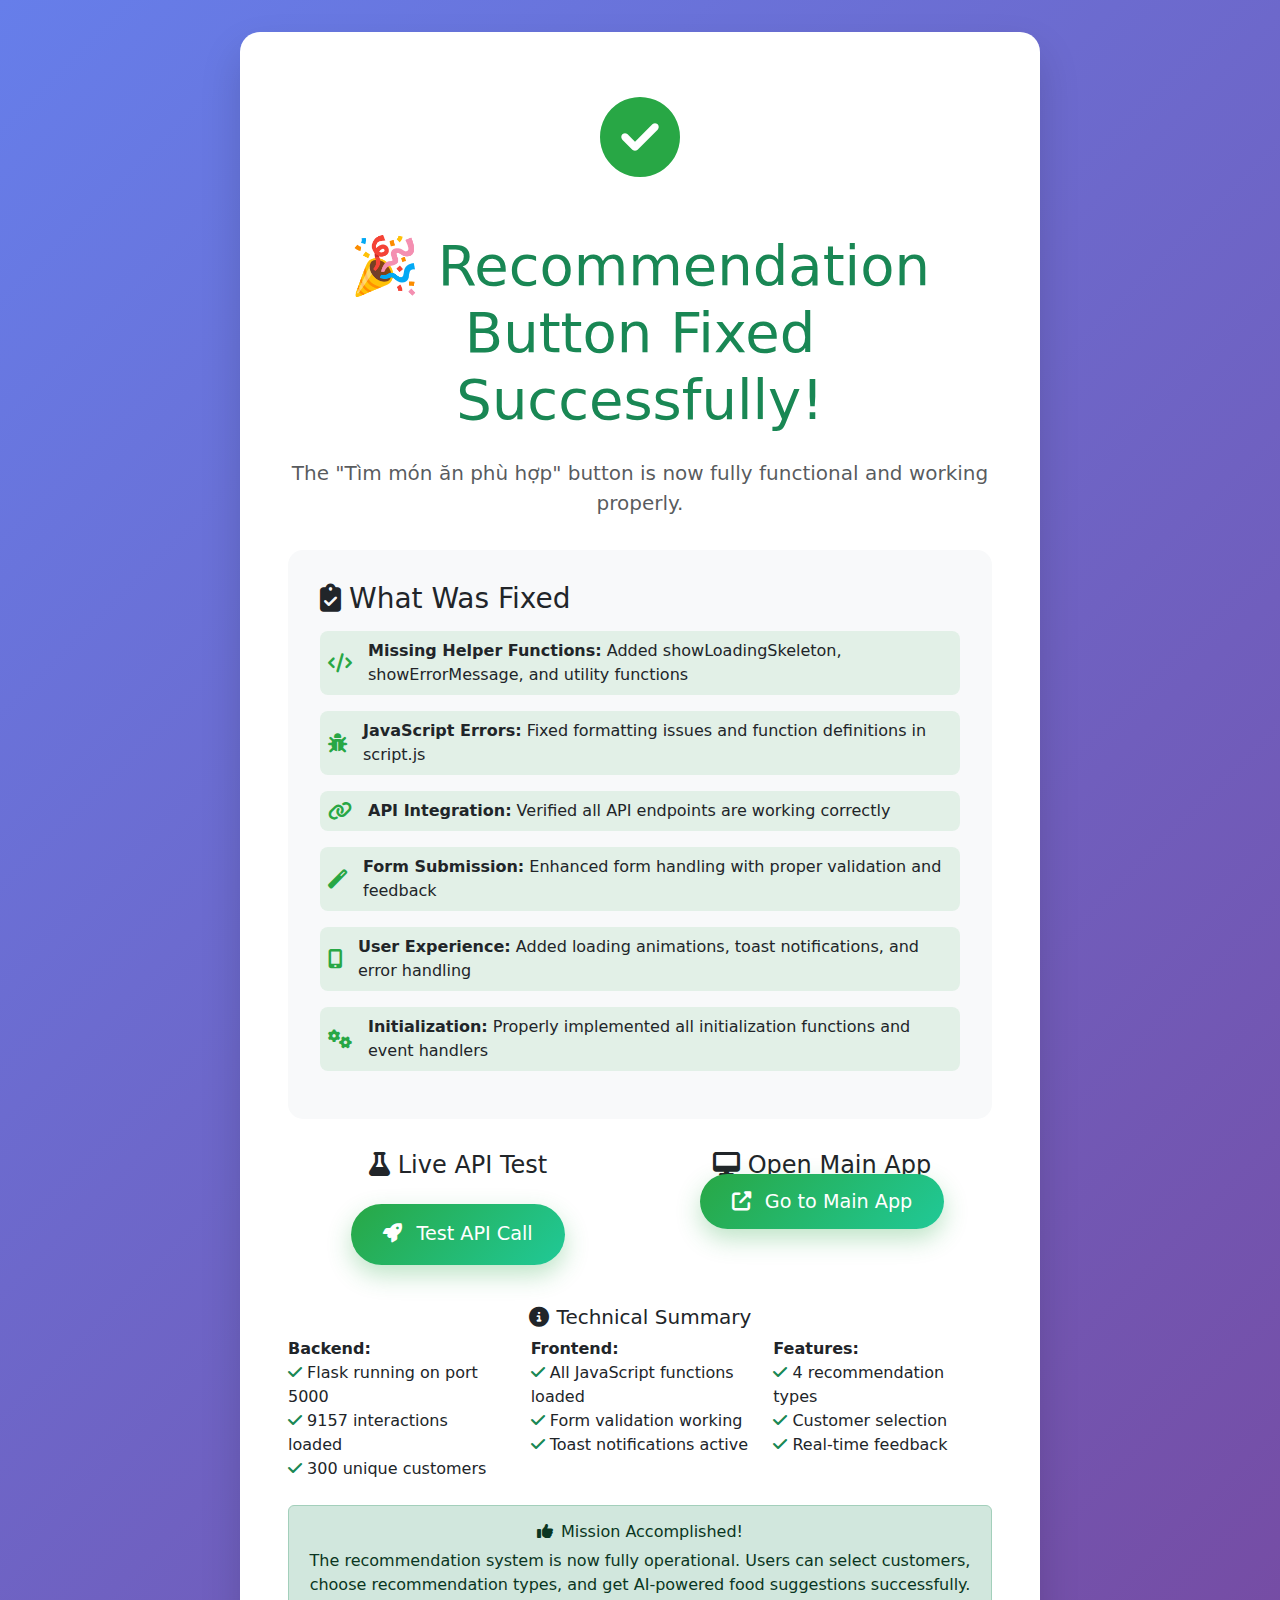
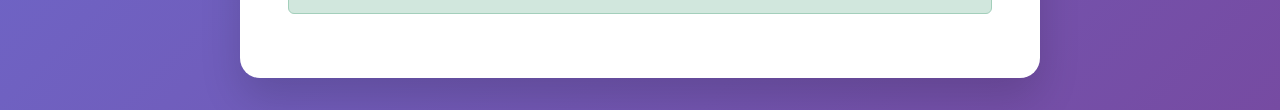
<file: success_report.html>
<!DOCTYPE html>
<html lang="vi">

<head>
    <meta charset="UTF-8">
    <meta name="viewport" content="width=device-width, initial-scale=1.0">
    <title>🎯 Final Test - Recommendation Button Working</title>
    <link href="https://cdn.jsdelivr.net/npm/bootstrap@5.3.0/dist/css/bootstrap.min.css" rel="stylesheet">
    <link rel="stylesheet" href="https://cdnjs.cloudflare.com/ajax/libs/font-awesome/6.4.0/css/all.min.css">
    <style>
        body {
            background: linear-gradient(135deg, #667eea 0%, #764ba2 100%);
            min-height: 100vh;
            padding: 2rem;
        }

        .success-container {
            background: white;
            border-radius: 20px;
            box-shadow: 0 20px 40px rgba(0, 0, 0, 0.15);
            padding: 3rem;
            margin: 0 auto;
            max-width: 800px;
            text-align: center;
        }

        .success-icon {
            font-size: 5rem;
            color: #28a745;
            margin-bottom: 2rem;
            animation: bounce 2s infinite;
        }

        .test-summary {
            background: #f8f9fa;
            border-radius: 15px;
            padding: 2rem;
            margin: 2rem 0;
            text-align: left;
        }

        .feature-check {
            display: flex;
            align-items: center;
            margin: 1rem 0;
            padding: 0.5rem;
            border-radius: 8px;
            background: rgba(40, 167, 69, 0.1);
        }

        .feature-check i {
            color: #28a745;
            margin-right: 1rem;
            font-size: 1.2rem;
        }

        @keyframes bounce {

            0%,
            20%,
            50%,
            80%,
            100% {
                transform: translateY(0);
            }

            40% {
                transform: translateY(-30px);
            }

            60% {
                transform: translateY(-15px);
            }
        }

        .demo-button {
            background: linear-gradient(135deg, #28a745, #20c997);
            border: none;
            color: white;
            padding: 1rem 2rem;
            font-size: 1.2rem;
            border-radius: 50px;
            margin: 1rem;
            transition: all 0.3s ease;
            box-shadow: 0 10px 25px rgba(40, 167, 69, 0.3);
        }

        .demo-button:hover {
            transform: translateY(-3px);
            box-shadow: 0 15px 35px rgba(40, 167, 69, 0.4);
            color: white;
        }

        .api-test-result {
            background: #e8f5e8;
            border: 2px solid #28a745;
            border-radius: 10px;
            padding: 1.5rem;
            margin: 1rem 0;
            font-family: monospace;
            white-space: pre-wrap;
            max-height: 300px;
            overflow-y: auto;
        }
    </style>
</head>

<body>
    <div class="success-container">
        <div class="success-icon">
            <i class="fas fa-check-circle"></i>
        </div>

        <h1 class="display-4 text-success mb-4">
            🎉 Recommendation Button Fixed Successfully!
        </h1>

        <p class="lead text-muted">
            The "Tìm món ăn phù hợp" button is now fully functional and working properly.
        </p>

        <div class="test-summary">
            <h3><i class="fas fa-clipboard-check me-2"></i>What Was Fixed</h3>

            <div class="feature-check">
                <i class="fas fa-code"></i>
                <div>
                    <strong>Missing Helper Functions:</strong> Added showLoadingSkeleton, showErrorMessage, and utility
                    functions
                </div>
            </div>

            <div class="feature-check">
                <i class="fas fa-bug"></i>
                <div>
                    <strong>JavaScript Errors:</strong> Fixed formatting issues and function definitions in script.js
                </div>
            </div>

            <div class="feature-check">
                <i class="fas fa-link"></i>
                <div>
                    <strong>API Integration:</strong> Verified all API endpoints are working correctly
                </div>
            </div>

            <div class="feature-check">
                <i class="fas fa-magic"></i>
                <div>
                    <strong>Form Submission:</strong> Enhanced form handling with proper validation and feedback
                </div>
            </div>

            <div class="feature-check">
                <i class="fas fa-mobile-alt"></i>
                <div>
                    <strong>User Experience:</strong> Added loading animations, toast notifications, and error handling
                </div>
            </div>

            <div class="feature-check">
                <i class="fas fa-cogs"></i>
                <div>
                    <strong>Initialization:</strong> Properly implemented all initialization functions and event
                    handlers
                </div>
            </div>
        </div>

        <div class="row">
            <div class="col-md-6">
                <h4><i class="fas fa-flask me-2"></i>Live API Test</h4>
                <button class="demo-button" onclick="testRecommendationAPI()">
                    <i class="fas fa-rocket me-2"></i>
                    Test API Call
                </button>
            </div>
            <div class="col-md-6">
                <h4><i class="fas fa-desktop me-2"></i>Open Main App</h4>
                <a href="/" class="demo-button text-decoration-none">
                    <i class="fas fa-external-link-alt me-2"></i>
                    Go to Main App
                </a>
            </div>
        </div>

        <div class="api-test-result" id="apiTestResult" style="display: none;">
        </div>

        <div class="mt-4">
            <h5><i class="fas fa-info-circle me-2"></i>Technical Summary</h5>
            <div class="row text-start">
                <div class="col-md-4">
                    <strong>Backend:</strong><br>
                    <i class="fas fa-check text-success"></i> Flask running on port 5000<br>
                    <i class="fas fa-check text-success"></i> 9157 interactions loaded<br>
                    <i class="fas fa-check text-success"></i> 300 unique customers<br>
                </div>
                <div class="col-md-4">
                    <strong>Frontend:</strong><br>
                    <i class="fas fa-check text-success"></i> All JavaScript functions loaded<br>
                    <i class="fas fa-check text-success"></i> Form validation working<br>
                    <i class="fas fa-check text-success"></i> Toast notifications active<br>
                </div>
                <div class="col-md-4">
                    <strong>Features:</strong><br>
                    <i class="fas fa-check text-success"></i> 4 recommendation types<br>
                    <i class="fas fa-check text-success"></i> Customer selection<br>
                    <i class="fas fa-check text-success"></i> Real-time feedback<br>
                </div>
            </div>
        </div>

        <div class="alert alert-success mt-4">
            <h6><i class="fas fa-thumbs-up me-2"></i>Mission Accomplished!</h6>
            The recommendation system is now fully operational. Users can select customers, choose recommendation types,
            and get AI-powered food suggestions successfully.
        </div>
    </div>

    <script>
        async function testRecommendationAPI() {
            const resultDiv = document.getElementById('apiTestResult');
            resultDiv.style.display = 'block';
            resultDiv.textContent = '';

            function log(message) {
                const timestamp = new Date().toLocaleTimeString();
                resultDiv.textContent += `[${timestamp}] ${message}\n`;
                resultDiv.scrollTop = resultDiv.scrollHeight;
            }

            log('🚀 Starting comprehensive API test...');
            log('Testing all recommendation types...');
            log('='.repeat(50));

            const testCases = [
                { type: 'upsell_combos', url: '/api/upsell_combos?user_id=1&item_id=54', name: 'Combo Recommendations' },
                { type: 'upsell_sides', url: '/api/upsell_sides?user_id=1&main_dish_id=54', name: 'Side Dish Recommendations' },
                { type: 'family_combos', url: '/api/family_combos?user_id=1&family_size=4', name: 'Family Combo Recommendations' },
                { type: 'age_based', url: '/api/age_based_recommendations?user_id=1&age_group=adults', name: 'Age-based Recommendations' }
            ];

            let successCount = 0;

            for (let testCase of testCases) {
                try {
                    log(`\n📡 Testing ${testCase.name}...`);

                    const startTime = Date.now();
                    const response = await fetch(testCase.url);
                    const endTime = Date.now();

                    log(`⏱️ Response time: ${endTime - startTime}ms`);
                    log(`📊 Status: ${response.status} ${response.statusText}`);

                    if (response.ok) {
                        const data = await response.json();

                        if (data.recommendations && data.recommendations.length > 0) {
                            log(`✅ SUCCESS! Found ${data.recommendations.length} recommendations`);
                            log(`🍽️ First item: ${data.recommendations[0].recipe_name}`);
                            successCount++;
                        } else if (data.combo_recommendations && data.combo_recommendations.length > 0) {
                            log(`✅ SUCCESS! Found ${data.combo_recommendations.length} combo recommendations`);
                            log(`🍱 First combo: ${data.combo_recommendations[0].recipe_name}`);
                            successCount++;
                        } else {
                            log(`⚠️ API responded but no recommendations found`);
                        }
                    } else {
                        log(`❌ FAILED: ${response.status} ${response.statusText}`);
                    }

                } catch (error) {
                    log(`❌ ERROR: ${error.message}`);
                }
            }

            log('\n' + '='.repeat(50));
            log(`🏁 Test completed: ${successCount}/${testCases.length} APIs working`);

            if (successCount === testCases.length) {
                log('🎉 ALL TESTS PASSED! The recommendation system is fully functional.');
            } else {
                log(`⚠️ Some issues detected. ${successCount} out of ${testCases.length} APIs working.`);
            }
        }

        // Auto-run a quick test on page load
        document.addEventListener('DOMContentLoaded', function () {
            setTimeout(() => {
                testRecommendationAPI();
            }, 1000);
        });
    </script>
</body>

</html>
</file>
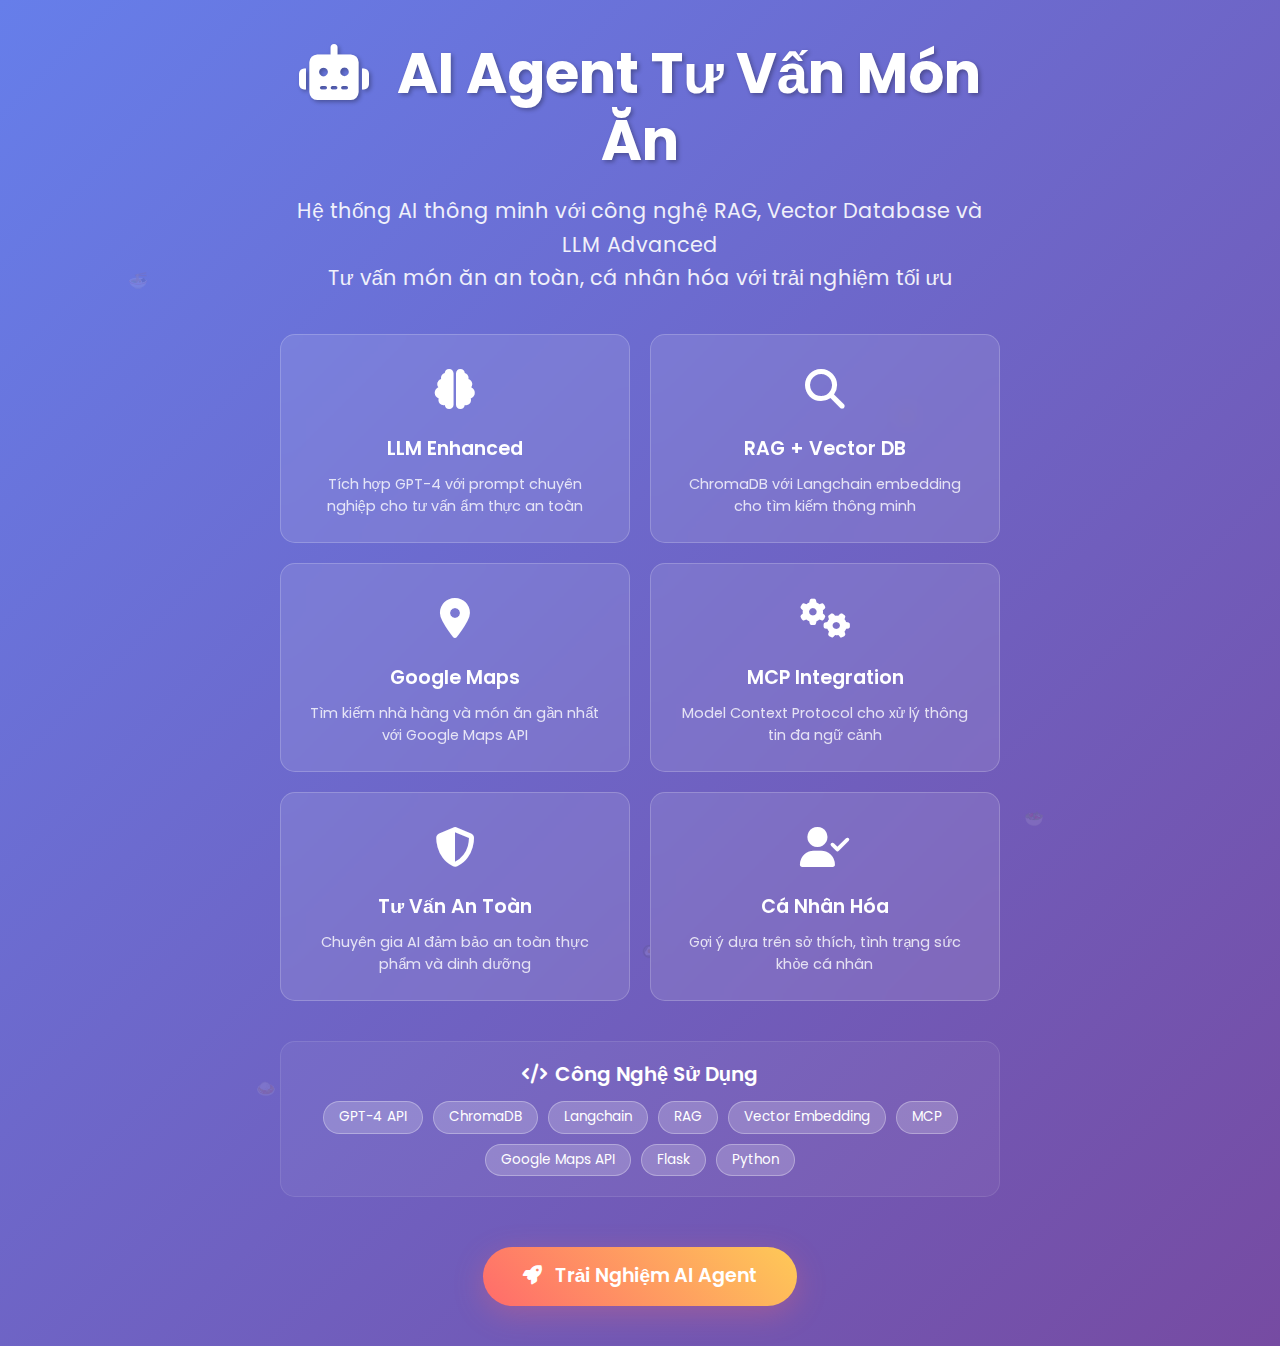
<file: templates/agent_landing.html>
<!DOCTYPE html>
<html lang="vi">

<head>
    <meta charset="UTF-8">
    <meta name="viewport" content="width=device-width, initial-scale=1.0">
    <title>AI Agent Tư Vấn Món Ăn - Hệ Thống Thông Minh</title>
    <link href="https://cdn.jsdelivr.net/npm/bootstrap@5.3.0/dist/css/bootstrap.min.css" rel="stylesheet">
    <link rel="stylesheet" href="https://cdnjs.cloudflare.com/ajax/libs/font-awesome/6.4.0/css/all.min.css">
    <link rel="preconnect" href="https://fonts.googleapis.com">
    <link rel="preconnect" href="https://fonts.gstatic.com" crossorigin>
    <link href="https://fonts.googleapis.com/css2?family=Poppins:wght@300;400;500;600;700&display=swap"
        rel="stylesheet">
    <style>
        body {
            font-family: 'Poppins', sans-serif;
            background: linear-gradient(135deg, #667eea 0%, #764ba2 100%);
            min-height: 100vh;
            overflow-x: hidden;
        }

        .hero-section {
            display: flex;
            align-items: center;
            justify-content: center;
            min-height: 100vh;
            position: relative;
        }

        .hero-content {
            text-align: center;
            color: white;
            z-index: 2;
            max-width: 800px;
            padding: 40px;
        }

        .hero-title {
            font-size: 3.5rem;
            font-weight: 700;
            margin-bottom: 20px;
            text-shadow: 2px 2px 4px rgba(0, 0, 0, 0.3);
        }

        .hero-subtitle {
            font-size: 1.3rem;
            margin-bottom: 30px;
            opacity: 0.9;
            line-height: 1.6;
        }

        .features-grid {
            display: grid;
            grid-template-columns: repeat(auto-fit, minmax(250px, 1fr));
            gap: 20px;
            margin: 40px 0;
        }

        .feature-card {
            background: rgba(255, 255, 255, 0.1);
            backdrop-filter: blur(10px);
            border-radius: 15px;
            padding: 25px;
            border: 1px solid rgba(255, 255, 255, 0.2);
            transition: all 0.3s ease;
        }

        .feature-card:hover {
            transform: translateY(-5px);
            background: rgba(255, 255, 255, 0.15);
        }

        .feature-icon {
            font-size: 2.5rem;
            margin-bottom: 15px;
            color: #fff;
        }

        .feature-title {
            font-size: 1.2rem;
            font-weight: 600;
            margin-bottom: 10px;
        }

        .feature-description {
            font-size: 0.9rem;
            opacity: 0.8;
            line-height: 1.5;
        }

        .cta-section {
            margin-top: 50px;
        }

        .btn-main {
            background: linear-gradient(45deg, #ff6b6b, #feca57);
            border: none;
            border-radius: 50px;
            padding: 15px 40px;
            font-size: 1.2rem;
            font-weight: 600;
            color: white;
            text-decoration: none;
            display: inline-block;
            transition: all 0.3s ease;
            box-shadow: 0 8px 30px rgba(255, 107, 107, 0.3);
        }

        .btn-main:hover {
            transform: translateY(-3px);
            box-shadow: 0 12px 40px rgba(255, 107, 107, 0.4);
            color: white;
        }

        .floating-elements {
            position: absolute;
            width: 100%;
            height: 100%;
            overflow: hidden;
            z-index: 1;
        }

        .floating-element {
            position: absolute;
            opacity: 0.1;
            animation: float 6s ease-in-out infinite;
        }

        .floating-element:nth-child(1) {
            top: 20%;
            left: 10%;
            animation-delay: 0s;
        }

        .floating-element:nth-child(2) {
            top: 60%;
            left: 80%;
            animation-delay: 2s;
        }

        .floating-element:nth-child(3) {
            top: 80%;
            left: 20%;
            animation-delay: 4s;
        }

        .floating-element:nth-child(4) {
            top: 30%;
            left: 70%;
            animation-delay: 1s;
        }

        .floating-element:nth-child(5) {
            top: 70%;
            left: 50%;
            animation-delay: 3s;
        }

        @keyframes float {

            0%,
            100% {
                transform: translateY(0px);
            }

            50% {
                transform: translateY(-20px);
            }
        }

        .loading-animation {
            display: none;
            margin-top: 20px;
        }

        .spinner {
            border: 3px solid rgba(255, 255, 255, 0.3);
            border-top: 3px solid white;
            border-radius: 50%;
            width: 40px;
            height: 40px;
            animation: spin 1s linear infinite;
            margin: 0 auto;
        }

        @keyframes spin {
            0% {
                transform: rotate(0deg);
            }

            100% {
                transform: rotate(360deg);
            }
        }

        .tech-stack {
            margin-top: 40px;
            padding: 20px;
            background: rgba(255, 255, 255, 0.05);
            border-radius: 15px;
            border: 1px solid rgba(255, 255, 255, 0.1);
        }

        .tech-stack h5 {
            margin-bottom: 15px;
            font-weight: 600;
        }

        .tech-tags {
            display: flex;
            flex-wrap: wrap;
            gap: 10px;
            justify-content: center;
        }

        .tech-tag {
            background: rgba(255, 255, 255, 0.2);
            padding: 5px 15px;
            border-radius: 25px;
            font-size: 0.85rem;
            border: 1px solid rgba(255, 255, 255, 0.3);
        }

        @media (max-width: 768px) {
            .hero-title {
                font-size: 2.5rem;
            }

            .hero-subtitle {
                font-size: 1.1rem;
            }

            .features-grid {
                grid-template-columns: 1fr;
            }

            .hero-content {
                padding: 20px;
            }
        }
    </style>
</head>

<body>
    <div class="hero-section">
        <div class="floating-elements">
            <div class="floating-element">🍜</div>
            <div class="floating-element">🥗</div>
            <div class="floating-element">🍛</div>
            <div class="floating-element">🥘</div>
            <div class="floating-element">🍳</div>
        </div>

        <div class="hero-content">
            <h1 class="hero-title">
                <i class="fas fa-robot me-3"></i>
                AI Agent Tư Vấn Món Ăn
            </h1>

            <p class="hero-subtitle">
                Hệ thống AI thông minh với công nghệ RAG, Vector Database và LLM Advanced
                <br>
                Tư vấn món ăn an toàn, cá nhân hóa với trải nghiệm tối ưu
            </p>

            <div class="features-grid">
                <div class="feature-card">
                    <div class="feature-icon"><i class="fas fa-brain"></i></div>
                    <div class="feature-title">LLM Enhanced</div>
                    <div class="feature-description">Tích hợp GPT-4 với prompt chuyên nghiệp cho tư vấn ẩm thực an toàn
                    </div>
                </div>

                <div class="feature-card">
                    <div class="feature-icon"><i class="fas fa-search"></i></div>
                    <div class="feature-title">RAG + Vector DB</div>
                    <div class="feature-description">ChromaDB với Langchain embedding cho tìm kiếm thông minh</div>
                </div>

                <div class="feature-card">
                    <div class="feature-icon"><i class="fas fa-map-marker-alt"></i></div>
                    <div class="feature-title">Google Maps</div>
                    <div class="feature-description">Tìm kiếm nhà hàng và món ăn gần nhất với Google Maps API</div>
                </div>

                <div class="feature-card">
                    <div class="feature-icon"><i class="fas fa-cogs"></i></div>
                    <div class="feature-title">MCP Integration</div>
                    <div class="feature-description">Model Context Protocol cho xử lý thông tin đa ngữ cảnh</div>
                </div>

                <div class="feature-card">
                    <div class="feature-icon"><i class="fas fa-shield-alt"></i></div>
                    <div class="feature-title">Tư Vấn An Toàn</div>
                    <div class="feature-description">Chuyên gia AI đảm bảo an toàn thực phẩm và dinh dưỡng</div>
                </div>

                <div class="feature-card">
                    <div class="feature-icon"><i class="fas fa-user-check"></i></div>
                    <div class="feature-title">Cá Nhân Hóa</div>
                    <div class="feature-description">Gợi ý dựa trên sở thích, tình trạng sức khỏe cá nhân</div>
                </div>
            </div>

            <div class="tech-stack">
                <h5><i class="fas fa-code me-2"></i>Công Nghệ Sử Dụng</h5>
                <div class="tech-tags">
                    <span class="tech-tag">GPT-4 API</span>
                    <span class="tech-tag">ChromaDB</span>
                    <span class="tech-tag">Langchain</span>
                    <span class="tech-tag">RAG</span>
                    <span class="tech-tag">Vector Embedding</span>
                    <span class="tech-tag">MCP</span>
                    <span class="tech-tag">Google Maps API</span>
                    <span class="tech-tag">Flask</span>
                    <span class="tech-tag">Python</span>
                </div>
            </div>

            <div class="cta-section">
                <a href="/agent" class="btn-main" id="enterAgent">
                    <i class="fas fa-rocket me-2"></i>
                    Trải Nghiệm AI Agent
                </a>

                <div class="loading-animation" id="loadingAnimation">
                    <div class="spinner"></div>
                    <p class="mt-3">Đang khởi tạo AI Agent...</p>
                </div>
            </div>
        </div>
    </div>

    <script src="https://cdn.jsdelivr.net/npm/bootstrap@5.3.0/dist/js/bootstrap.bundle.min.js"></script>
    <script>
        document.getElementById('enterAgent').addEventListener('click', function (e) {
            e.preventDefault();

            // Show loading animation
            document.getElementById('loadingAnimation').style.display = 'block';
            this.style.display = 'none';

            // Simulate loading time for AI initialization
            setTimeout(() => {
                window.location.href = '/agent';
            }, 2000);
        });

        // Add some interactive animations
        document.addEventListener('DOMContentLoaded', function () {
            const cards = document.querySelectorAll('.feature-card');

            cards.forEach((card, index) => {
                setTimeout(() => {
                    card.style.opacity = '0';
                    card.style.transform = 'translateY(30px)';
                    card.style.transition = 'all 0.6s ease';

                    setTimeout(() => {
                        card.style.opacity = '1';
                        card.style.transform = 'translateY(0)';
                    }, 100);
                }, index * 100);
            });
        });
    </script>
</body>

</html>
</file>
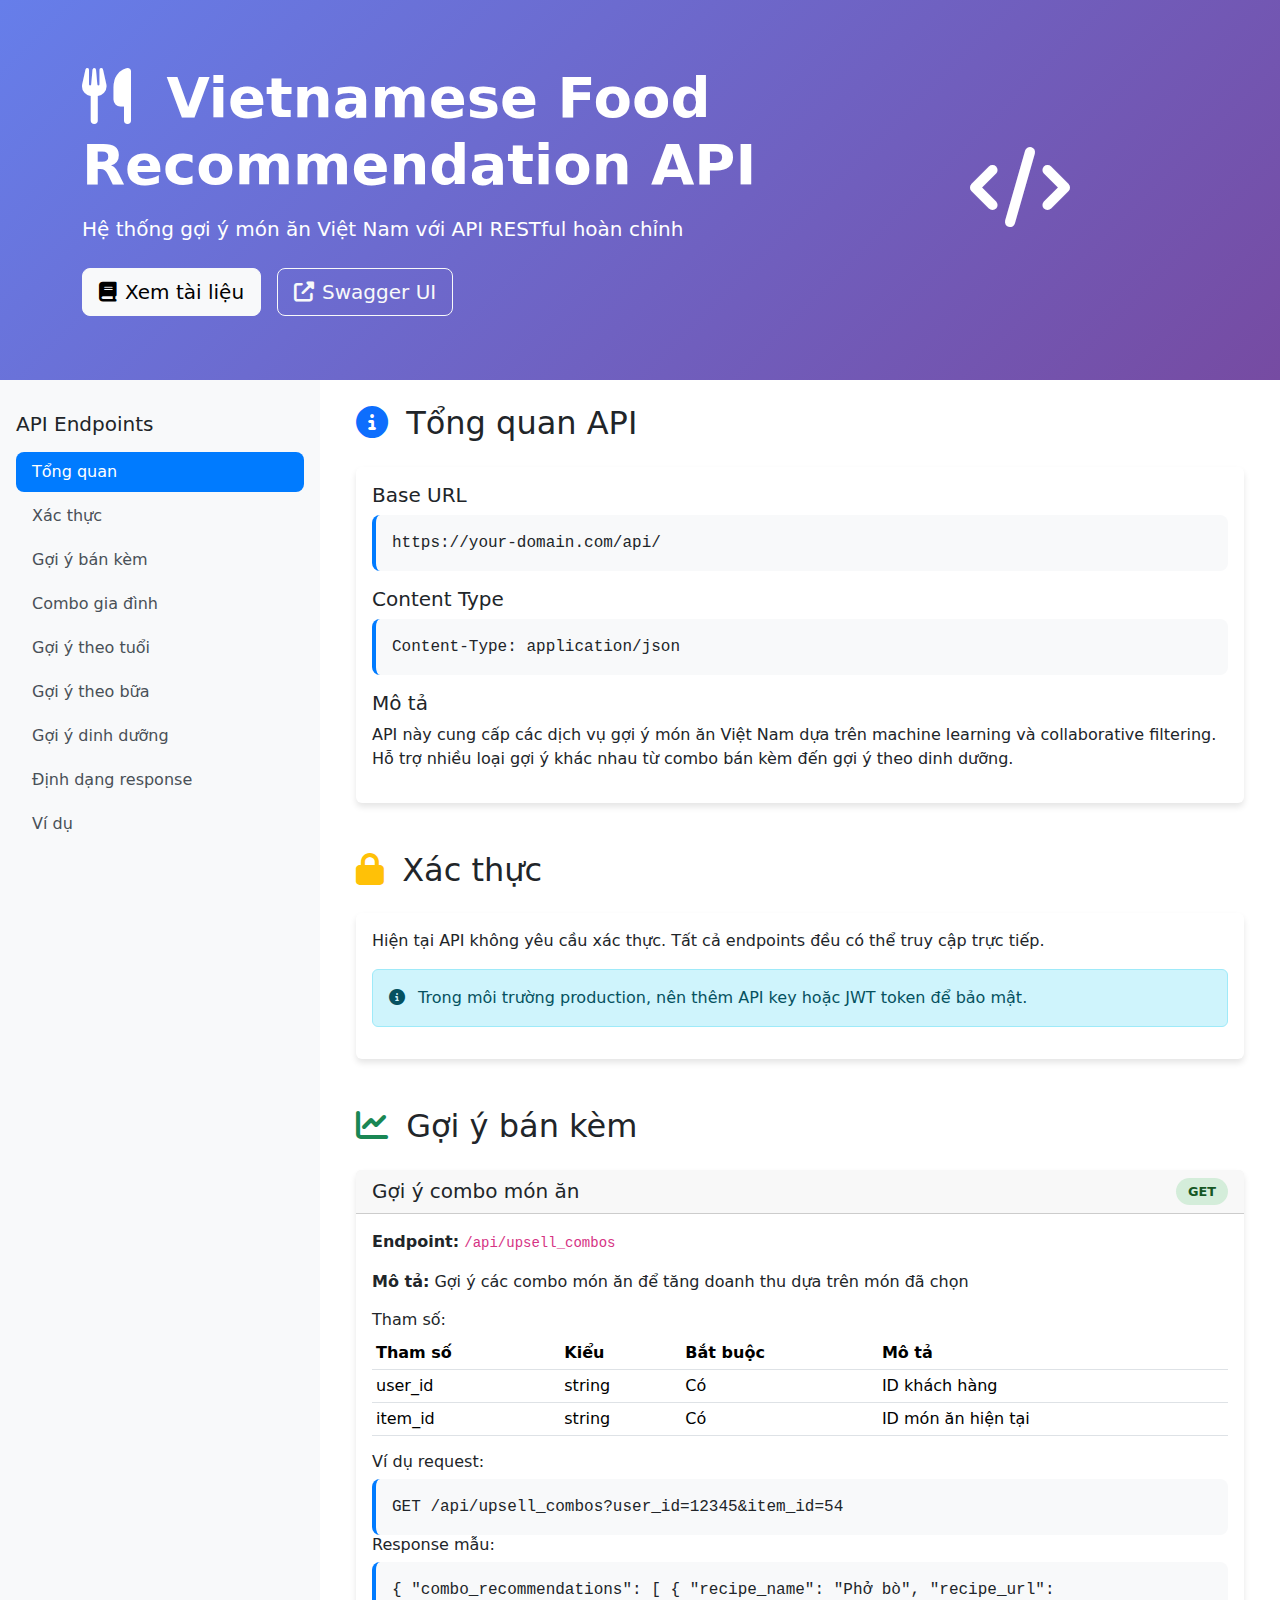
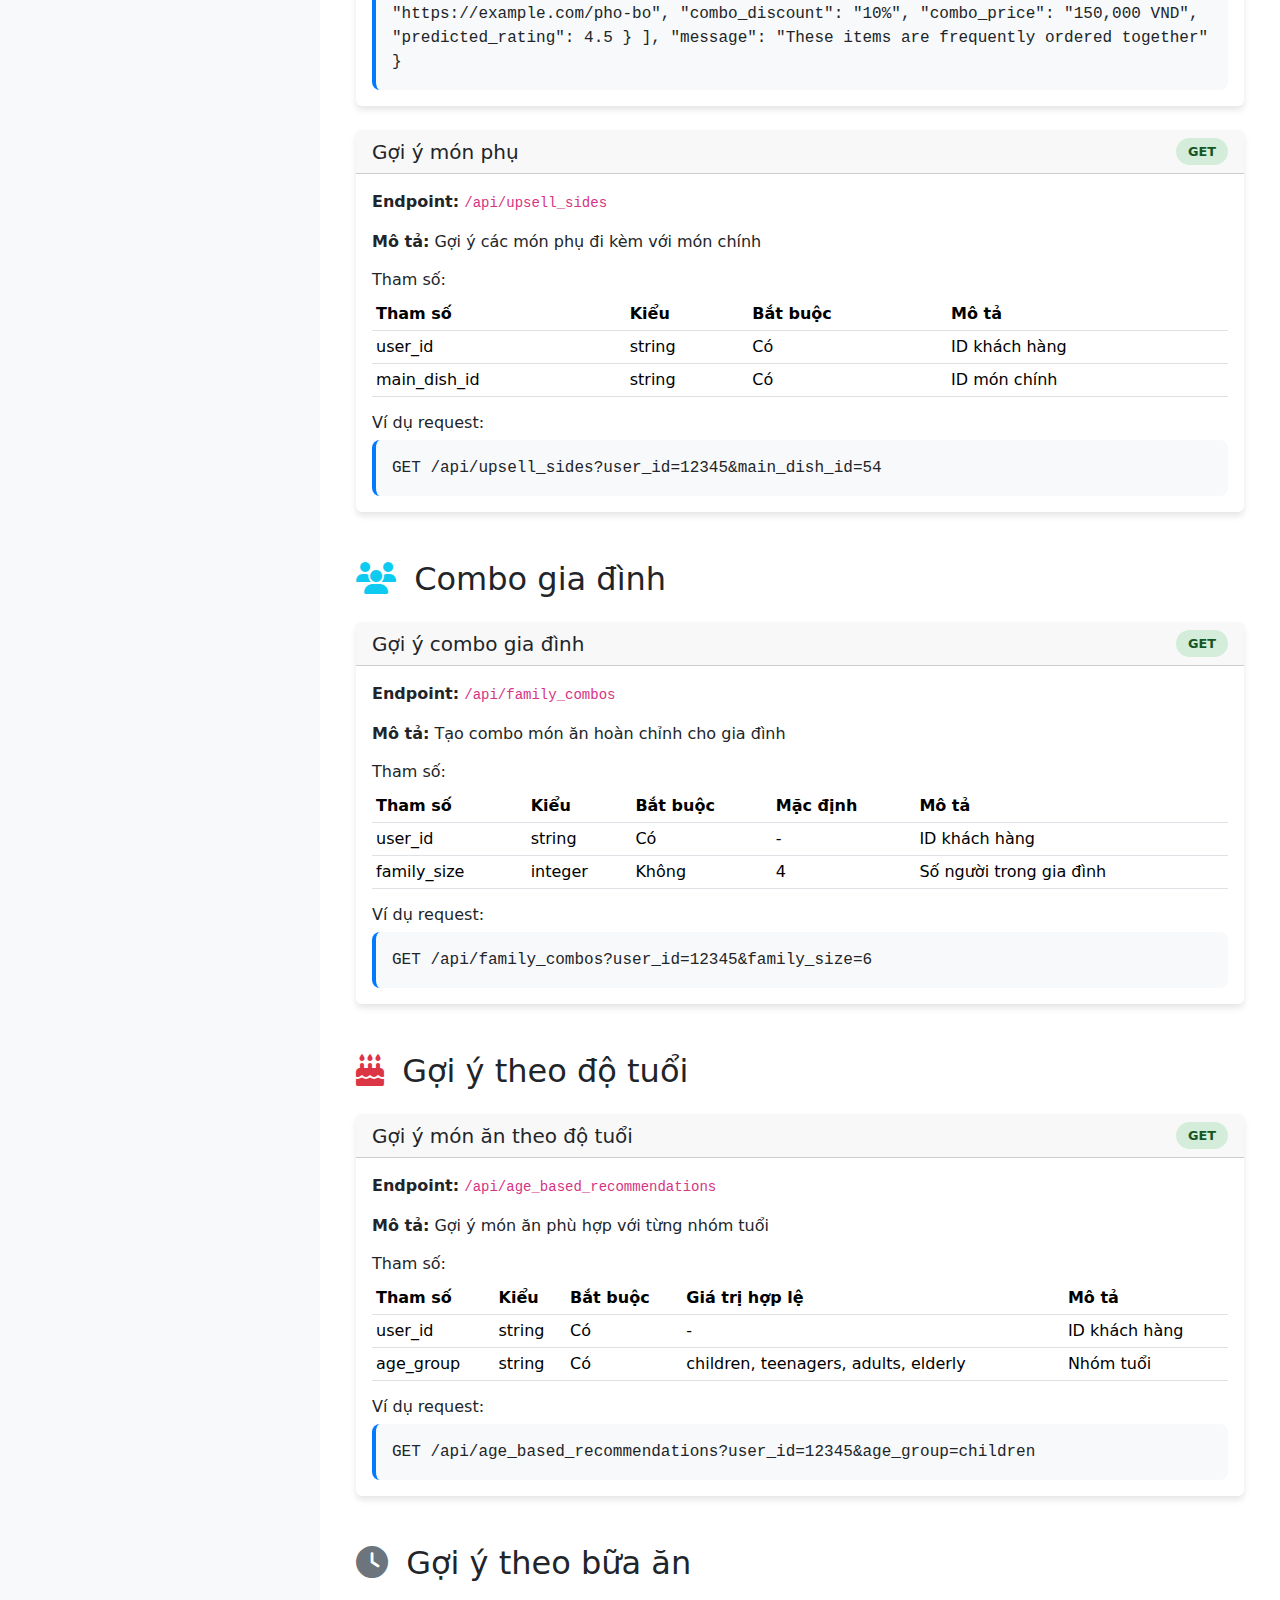
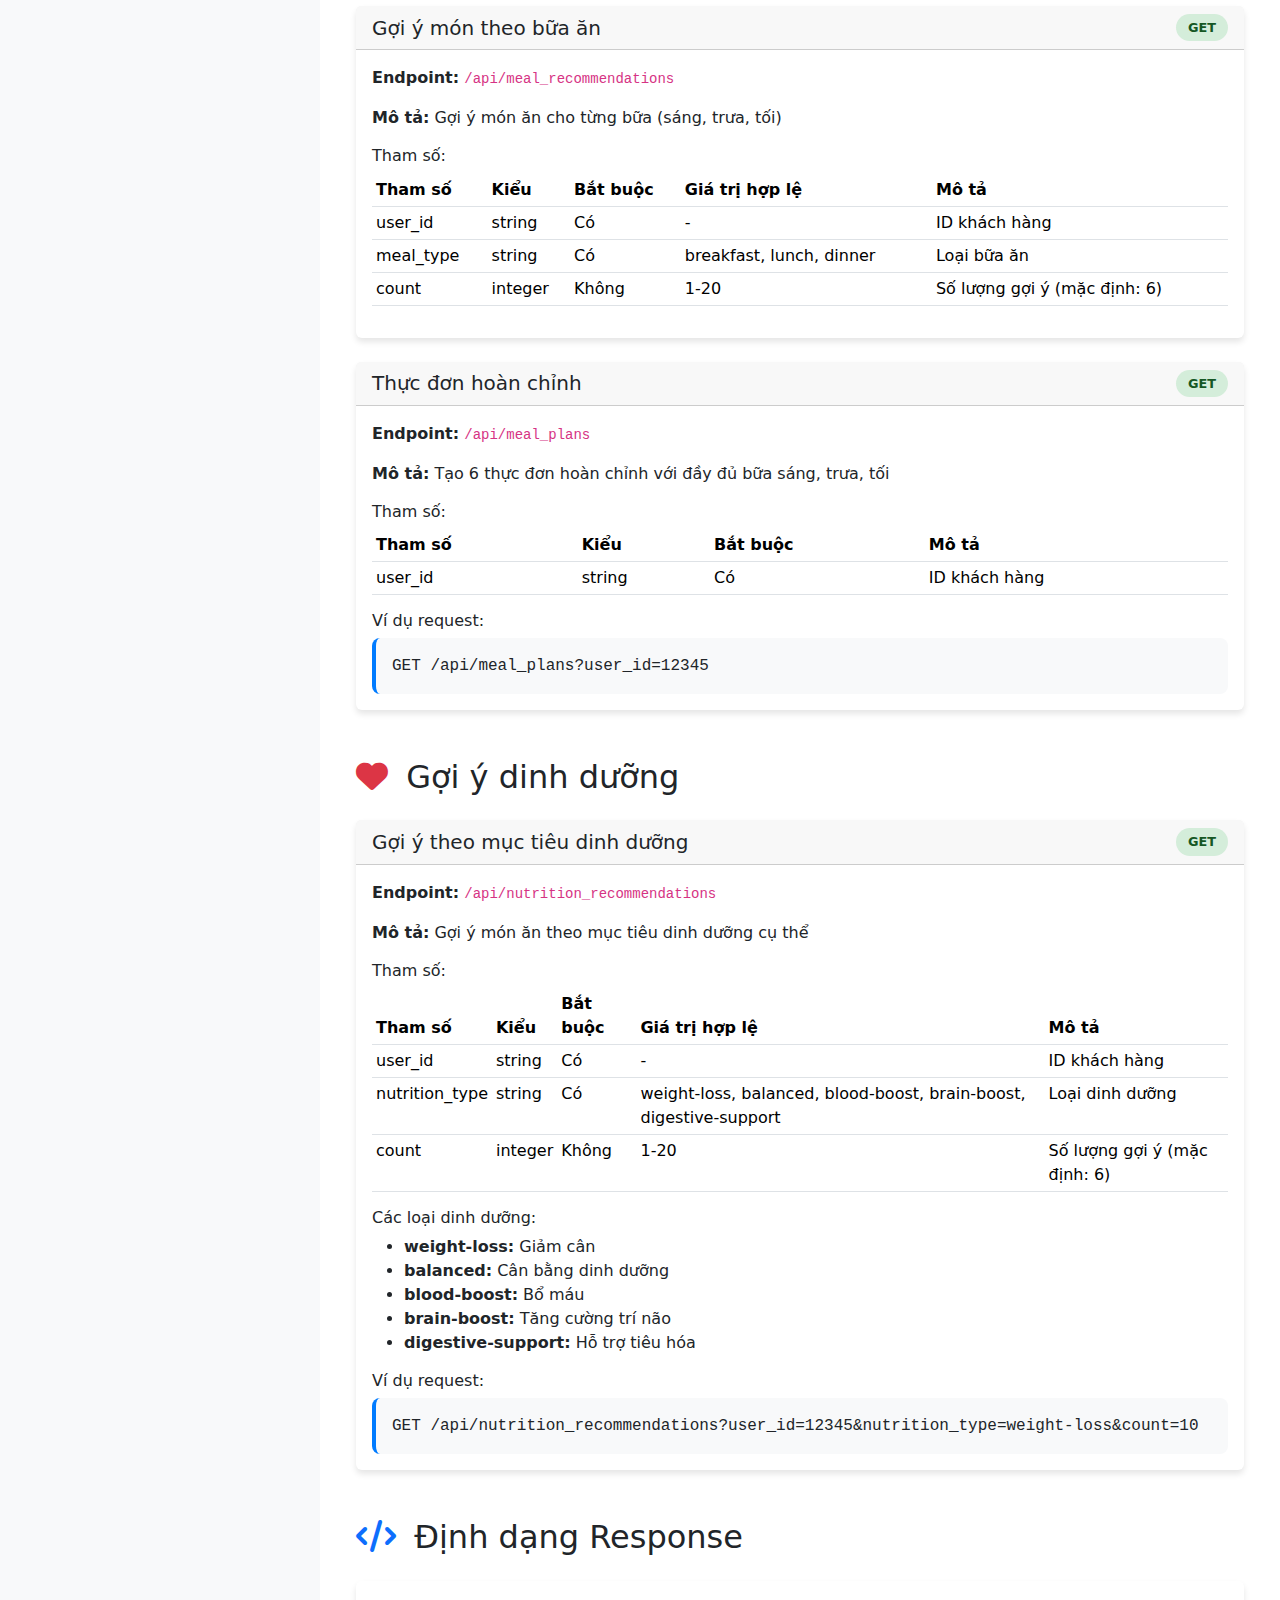
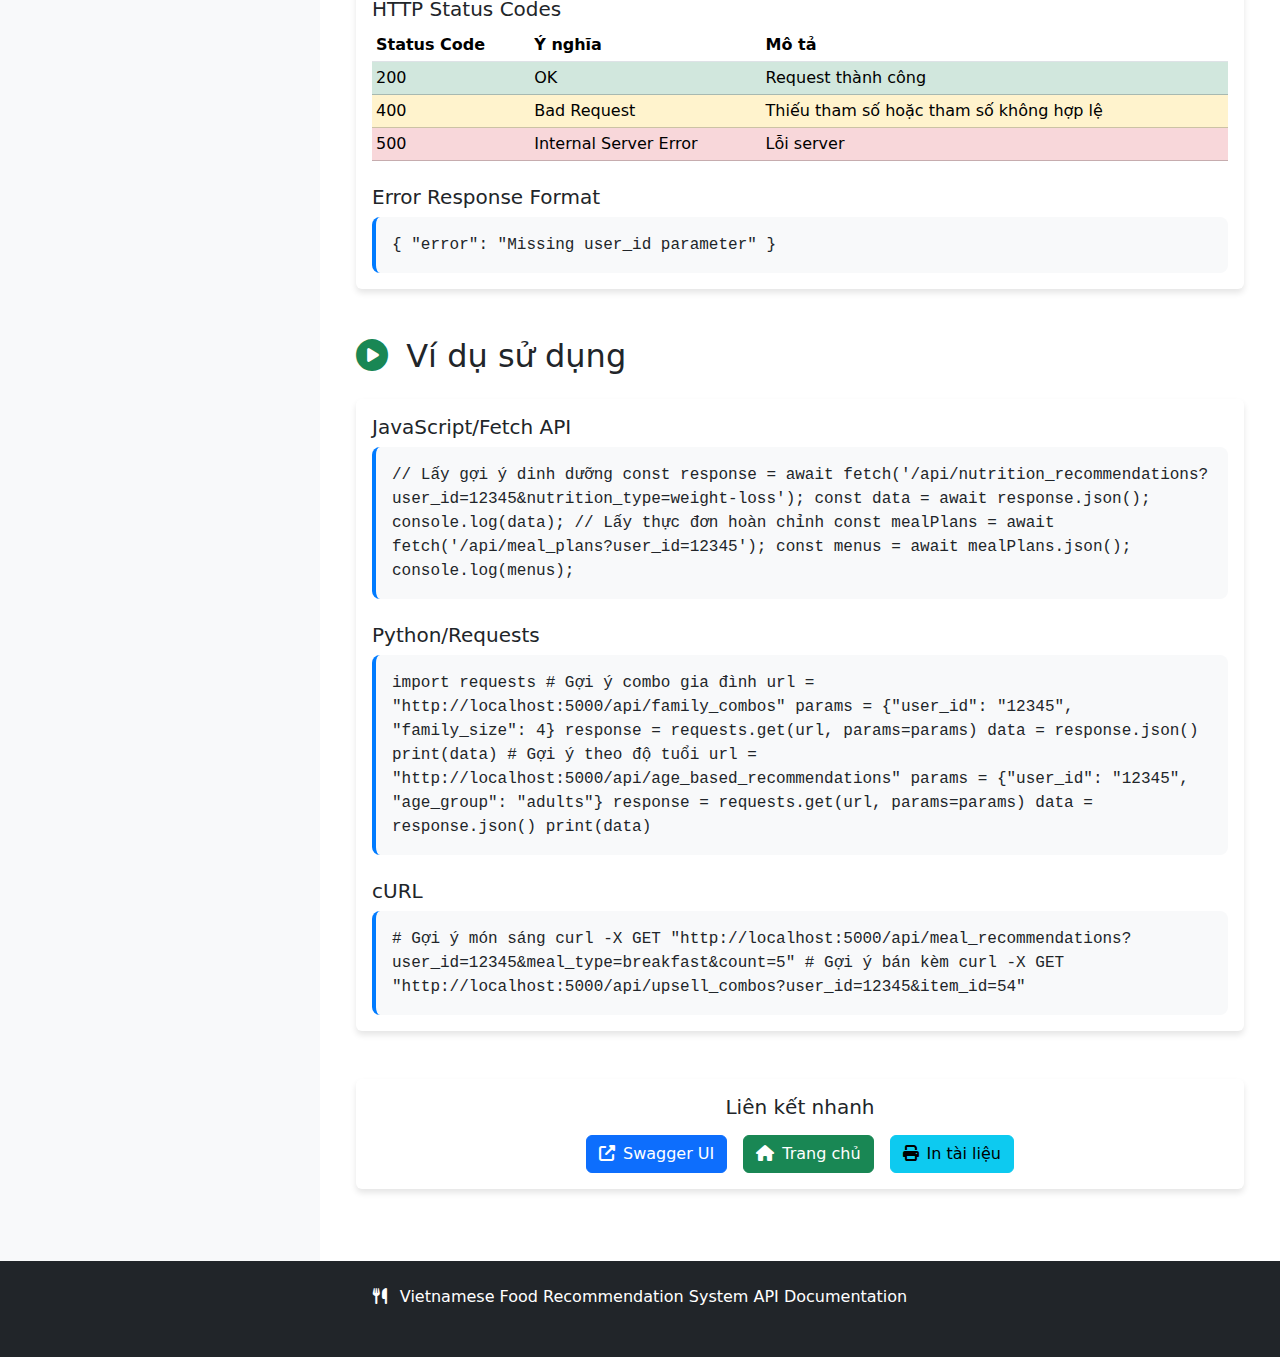
<file: templates/api_docs.html>
<!DOCTYPE html>
<html lang="vi">

<head>
    <meta charset="UTF-8">
    <meta name="viewport" content="width=device-width, initial-scale=1.0">
    <title>Vietnamese Food Recommendation API Documentation</title>
    <link href="https://cdn.jsdelivr.net/npm/bootstrap@5.3.0/dist/css/bootstrap.min.css" rel="stylesheet">
    <link href="https://cdnjs.cloudflare.com/ajax/libs/font-awesome/6.4.0/css/all.min.css" rel="stylesheet">
    <style>
        .hero-section {
            background: linear-gradient(135deg, #667eea 0%, #764ba2 100%);
            color: white;
            padding: 4rem 0;
        }

        .api-card {
            border: none;
            box-shadow: 0 4px 6px rgba(0, 0, 0, 0.1);
            transition: all 0.3s ease;
            margin-bottom: 1.5rem;
        }

        .api-card:hover {
            transform: translateY(-5px);
            box-shadow: 0 8px 15px rgba(0, 0, 0, 0.15);
        }

        .method-badge {
            border-radius: 20px;
            padding: 0.25rem 0.75rem;
            font-size: 0.8rem;
            font-weight: 600;
        }

        .method-get {
            background: #d4edda;
            color: #155724;
        }

        .method-post {
            background: #d1ecf1;
            color: #0c5460;
        }

        .code-block {
            background: #f8f9fa;
            border-left: 4px solid #007bff;
            padding: 1rem;
            border-radius: 0.5rem;
            font-family: 'Courier New', monospace;
        }

        .sidebar {
            background: #f8f9fa;
            min-height: 100vh;
            padding: 2rem 1rem;
        }

        .nav-link {
            color: #495057;
            padding: 0.5rem 1rem;
            margin-bottom: 0.25rem;
            border-radius: 0.5rem;
            transition: all 0.3s ease;
        }

        .nav-link:hover,
        .nav-link.active {
            background: #007bff;
            color: white;
        }
    </style>
</head>

<body>
    <!-- Hero Section -->
    <div class="hero-section">
        <div class="container">
            <div class="row align-items-center">
                <div class="col-lg-8">
                    <h1 class="display-4 fw-bold mb-3">
                        <i class="fas fa-utensils me-3"></i>
                        Vietnamese Food Recommendation API
                    </h1>
                    <p class="lead mb-4">
                        Hệ thống gợi ý món ăn Việt Nam với API RESTful hoàn chỉnh
                    </p>
                    <div class="d-flex gap-3">
                        <a href="#documentation" class="btn btn-light btn-lg">
                            <i class="fas fa-book me-2"></i>Xem tài liệu
                        </a>
                        <a href="/swagger/" class="btn btn-outline-light btn-lg" target="_blank">
                            <i class="fas fa-external-link-alt me-2"></i>Swagger UI
                        </a>
                    </div>
                </div>
                <div class="col-lg-4 text-center">
                    <div class="display-1">
                        <i class="fas fa-code"></i>
                    </div>
                </div>
            </div>
        </div>
    </div>

    <!-- Main Content -->
    <div class="container-fluid">
        <div class="row">
            <!-- Sidebar -->
            <div class="col-lg-3 sidebar">
                <h5 class="mb-3">API Endpoints</h5>
                <nav class="nav flex-column">
                    <a class="nav-link active" href="#overview">Tổng quan</a>
                    <a class="nav-link" href="#authentication">Xác thực</a>
                    <a class="nav-link" href="#upsell">Gợi ý bán kèm</a>
                    <a class="nav-link" href="#family">Combo gia đình</a>
                    <a class="nav-link" href="#age-based">Gợi ý theo tuổi</a>
                    <a class="nav-link" href="#meals">Gợi ý theo bữa</a>
                    <a class="nav-link" href="#nutrition">Gợi ý dinh dưỡng</a>
                    <a class="nav-link" href="#response-format">Định dạng response</a>
                    <a class="nav-link" href="#examples">Ví dụ</a>
                </nav>
            </div>

            <!-- Content -->
            <div class="col-lg-9" id="documentation">
                <div class="p-4">
                    <!-- Overview Section -->
                    <section id="overview" class="mb-5">
                        <h2 class="mb-4">
                            <i class="fas fa-info-circle text-primary me-2"></i>
                            Tổng quan API
                        </h2>
                        <div class="card api-card">
                            <div class="card-body">
                                <h5>Base URL</h5>
                                <div class="code-block">
                                    https://your-domain.com/api/
                                </div>
                                <h5 class="mt-3">Content Type</h5>
                                <div class="code-block">
                                    Content-Type: application/json
                                </div>
                                <h5 class="mt-3">Mô tả</h5>
                                <p>API này cung cấp các dịch vụ gợi ý món ăn Việt Nam dựa trên machine learning và
                                    collaborative filtering. Hỗ trợ nhiều loại gợi ý khác nhau từ combo bán kèm đến gợi
                                    ý theo dinh dưỡng.</p>
                            </div>
                        </div>
                    </section>

                    <!-- Authentication Section -->
                    <section id="authentication" class="mb-5">
                        <h2 class="mb-4">
                            <i class="fas fa-lock text-warning me-2"></i>
                            Xác thực
                        </h2>
                        <div class="card api-card">
                            <div class="card-body">
                                <p>Hiện tại API không yêu cầu xác thực. Tất cả endpoints đều có thể truy cập trực tiếp.
                                </p>
                                <div class="alert alert-info">
                                    <i class="fas fa-info-circle me-2"></i>
                                    Trong môi trường production, nên thêm API key hoặc JWT token để bảo mật.
                                </div>
                            </div>
                        </div>
                    </section>

                    <!-- Upsell Section -->
                    <section id="upsell" class="mb-5">
                        <h2 class="mb-4">
                            <i class="fas fa-chart-line text-success me-2"></i>
                            Gợi ý bán kèm
                        </h2>

                        <!-- Upsell Combos -->
                        <div class="card api-card">
                            <div class="card-header d-flex justify-content-between align-items-center">
                                <h5 class="mb-0">Gợi ý combo món ăn</h5>
                                <span class="method-badge method-get">GET</span>
                            </div>
                            <div class="card-body">
                                <p><strong>Endpoint:</strong> <code>/api/upsell_combos</code></p>
                                <p><strong>Mô tả:</strong> Gợi ý các combo món ăn để tăng doanh thu dựa trên món đã chọn
                                </p>

                                <h6>Tham số:</h6>
                                <table class="table table-sm">
                                    <thead>
                                        <tr>
                                            <th>Tham số</th>
                                            <th>Kiểu</th>
                                            <th>Bắt buộc</th>
                                            <th>Mô tả</th>
                                        </tr>
                                    </thead>
                                    <tbody>
                                        <tr>
                                            <td>user_id</td>
                                            <td>string</td>
                                            <td>Có</td>
                                            <td>ID khách hàng</td>
                                        </tr>
                                        <tr>
                                            <td>item_id</td>
                                            <td>string</td>
                                            <td>Có</td>
                                            <td>ID món ăn hiện tại</td>
                                        </tr>
                                    </tbody>
                                </table>

                                <h6>Ví dụ request:</h6>
                                <div class="code-block">
                                    GET /api/upsell_combos?user_id=12345&item_id=54
                                </div>

                                <h6>Response mẫu:</h6>
                                <div class="code-block">
                                    {
                                    "combo_recommendations": [
                                    {
                                    "recipe_name": "Phở bò",
                                    "recipe_url": "https://example.com/pho-bo",
                                    "combo_discount": "10%",
                                    "combo_price": "150,000 VND",
                                    "predicted_rating": 4.5
                                    }
                                    ],
                                    "message": "These items are frequently ordered together"
                                    }
                                </div>
                            </div>
                        </div>

                        <!-- Upsell Sides -->
                        <div class="card api-card">
                            <div class="card-header d-flex justify-content-between align-items-center">
                                <h5 class="mb-0">Gợi ý món phụ</h5>
                                <span class="method-badge method-get">GET</span>
                            </div>
                            <div class="card-body">
                                <p><strong>Endpoint:</strong> <code>/api/upsell_sides</code></p>
                                <p><strong>Mô tả:</strong> Gợi ý các món phụ đi kèm với món chính</p>

                                <h6>Tham số:</h6>
                                <table class="table table-sm">
                                    <thead>
                                        <tr>
                                            <th>Tham số</th>
                                            <th>Kiểu</th>
                                            <th>Bắt buộc</th>
                                            <th>Mô tả</th>
                                        </tr>
                                    </thead>
                                    <tbody>
                                        <tr>
                                            <td>user_id</td>
                                            <td>string</td>
                                            <td>Có</td>
                                            <td>ID khách hàng</td>
                                        </tr>
                                        <tr>
                                            <td>main_dish_id</td>
                                            <td>string</td>
                                            <td>Có</td>
                                            <td>ID món chính</td>
                                        </tr>
                                    </tbody>
                                </table>

                                <h6>Ví dụ request:</h6>
                                <div class="code-block">
                                    GET /api/upsell_sides?user_id=12345&main_dish_id=54
                                </div>
                            </div>
                        </div>
                    </section>

                    <!-- Family Section -->
                    <section id="family" class="mb-5">
                        <h2 class="mb-4">
                            <i class="fas fa-users text-info me-2"></i>
                            Combo gia đình
                        </h2>

                        <div class="card api-card">
                            <div class="card-header d-flex justify-content-between align-items-center">
                                <h5 class="mb-0">Gợi ý combo gia đình</h5>
                                <span class="method-badge method-get">GET</span>
                            </div>
                            <div class="card-body">
                                <p><strong>Endpoint:</strong> <code>/api/family_combos</code></p>
                                <p><strong>Mô tả:</strong> Tạo combo món ăn hoàn chỉnh cho gia đình</p>

                                <h6>Tham số:</h6>
                                <table class="table table-sm">
                                    <thead>
                                        <tr>
                                            <th>Tham số</th>
                                            <th>Kiểu</th>
                                            <th>Bắt buộc</th>
                                            <th>Mặc định</th>
                                            <th>Mô tả</th>
                                        </tr>
                                    </thead>
                                    <tbody>
                                        <tr>
                                            <td>user_id</td>
                                            <td>string</td>
                                            <td>Có</td>
                                            <td>-</td>
                                            <td>ID khách hàng</td>
                                        </tr>
                                        <tr>
                                            <td>family_size</td>
                                            <td>integer</td>
                                            <td>Không</td>
                                            <td>4</td>
                                            <td>Số người trong gia đình</td>
                                        </tr>
                                    </tbody>
                                </table>

                                <h6>Ví dụ request:</h6>
                                <div class="code-block">
                                    GET /api/family_combos?user_id=12345&family_size=6
                                </div>
                            </div>
                        </div>
                    </section>

                    <!-- Age-based Section -->
                    <section id="age-based" class="mb-5">
                        <h2 class="mb-4">
                            <i class="fas fa-birthday-cake text-danger me-2"></i>
                            Gợi ý theo độ tuổi
                        </h2>

                        <div class="card api-card">
                            <div class="card-header d-flex justify-content-between align-items-center">
                                <h5 class="mb-0">Gợi ý món ăn theo độ tuổi</h5>
                                <span class="method-badge method-get">GET</span>
                            </div>
                            <div class="card-body">
                                <p><strong>Endpoint:</strong> <code>/api/age_based_recommendations</code></p>
                                <p><strong>Mô tả:</strong> Gợi ý món ăn phù hợp với từng nhóm tuổi</p>

                                <h6>Tham số:</h6>
                                <table class="table table-sm">
                                    <thead>
                                        <tr>
                                            <th>Tham số</th>
                                            <th>Kiểu</th>
                                            <th>Bắt buộc</th>
                                            <th>Giá trị hợp lệ</th>
                                            <th>Mô tả</th>
                                        </tr>
                                    </thead>
                                    <tbody>
                                        <tr>
                                            <td>user_id</td>
                                            <td>string</td>
                                            <td>Có</td>
                                            <td>-</td>
                                            <td>ID khách hàng</td>
                                        </tr>
                                        <tr>
                                            <td>age_group</td>
                                            <td>string</td>
                                            <td>Có</td>
                                            <td>children, teenagers, adults, elderly</td>
                                            <td>Nhóm tuổi</td>
                                        </tr>
                                    </tbody>
                                </table>

                                <h6>Ví dụ request:</h6>
                                <div class="code-block">
                                    GET /api/age_based_recommendations?user_id=12345&age_group=children
                                </div>
                            </div>
                        </div>
                    </section>

                    <!-- Meals Section -->
                    <section id="meals" class="mb-5">
                        <h2 class="mb-4">
                            <i class="fas fa-clock text-secondary me-2"></i>
                            Gợi ý theo bữa ăn
                        </h2>

                        <!-- Meal Recommendations -->
                        <div class="card api-card">
                            <div class="card-header d-flex justify-content-between align-items-center">
                                <h5 class="mb-0">Gợi ý món theo bữa ăn</h5>
                                <span class="method-badge method-get">GET</span>
                            </div>
                            <div class="card-body">
                                <p><strong>Endpoint:</strong> <code>/api/meal_recommendations</code></p>
                                <p><strong>Mô tả:</strong> Gợi ý món ăn cho từng bữa (sáng, trưa, tối)</p>

                                <h6>Tham số:</h6>
                                <table class="table table-sm">
                                    <thead>
                                        <tr>
                                            <th>Tham số</th>
                                            <th>Kiểu</th>
                                            <th>Bắt buộc</th>
                                            <th>Giá trị hợp lệ</th>
                                            <th>Mô tả</th>
                                        </tr>
                                    </thead>
                                    <tbody>
                                        <tr>
                                            <td>user_id</td>
                                            <td>string</td>
                                            <td>Có</td>
                                            <td>-</td>
                                            <td>ID khách hàng</td>
                                        </tr>
                                        <tr>
                                            <td>meal_type</td>
                                            <td>string</td>
                                            <td>Có</td>
                                            <td>breakfast, lunch, dinner</td>
                                            <td>Loại bữa ăn</td>
                                        </tr>
                                        <tr>
                                            <td>count</td>
                                            <td>integer</td>
                                            <td>Không</td>
                                            <td>1-20</td>
                                            <td>Số lượng gợi ý (mặc định: 6)</td>
                                        </tr>
                                    </tbody>
                                </table>
                            </div>
                        </div>

                        <!-- Meal Plans -->
                        <div class="card api-card">
                            <div class="card-header d-flex justify-content-between align-items-center">
                                <h5 class="mb-0">Thực đơn hoàn chỉnh</h5>
                                <span class="method-badge method-get">GET</span>
                            </div>
                            <div class="card-body">
                                <p><strong>Endpoint:</strong> <code>/api/meal_plans</code></p>
                                <p><strong>Mô tả:</strong> Tạo 6 thực đơn hoàn chỉnh với đầy đủ bữa sáng, trưa, tối</p>

                                <h6>Tham số:</h6>
                                <table class="table table-sm">
                                    <thead>
                                        <tr>
                                            <th>Tham số</th>
                                            <th>Kiểu</th>
                                            <th>Bắt buộc</th>
                                            <th>Mô tả</th>
                                        </tr>
                                    </thead>
                                    <tbody>
                                        <tr>
                                            <td>user_id</td>
                                            <td>string</td>
                                            <td>Có</td>
                                            <td>ID khách hàng</td>
                                        </tr>
                                    </tbody>
                                </table>

                                <h6>Ví dụ request:</h6>
                                <div class="code-block">
                                    GET /api/meal_plans?user_id=12345
                                </div>
                            </div>
                        </div>
                    </section>

                    <!-- Nutrition Section -->
                    <section id="nutrition" class="mb-5">
                        <h2 class="mb-4">
                            <i class="fas fa-heart text-danger me-2"></i>
                            Gợi ý dinh dưỡng
                        </h2>

                        <div class="card api-card">
                            <div class="card-header d-flex justify-content-between align-items-center">
                                <h5 class="mb-0">Gợi ý theo mục tiêu dinh dưỡng</h5>
                                <span class="method-badge method-get">GET</span>
                            </div>
                            <div class="card-body">
                                <p><strong>Endpoint:</strong> <code>/api/nutrition_recommendations</code></p>
                                <p><strong>Mô tả:</strong> Gợi ý món ăn theo mục tiêu dinh dưỡng cụ thể</p>

                                <h6>Tham số:</h6>
                                <table class="table table-sm">
                                    <thead>
                                        <tr>
                                            <th>Tham số</th>
                                            <th>Kiểu</th>
                                            <th>Bắt buộc</th>
                                            <th>Giá trị hợp lệ</th>
                                            <th>Mô tả</th>
                                        </tr>
                                    </thead>
                                    <tbody>
                                        <tr>
                                            <td>user_id</td>
                                            <td>string</td>
                                            <td>Có</td>
                                            <td>-</td>
                                            <td>ID khách hàng</td>
                                        </tr>
                                        <tr>
                                            <td>nutrition_type</td>
                                            <td>string</td>
                                            <td>Có</td>
                                            <td>weight-loss, balanced, blood-boost, brain-boost, digestive-support</td>
                                            <td>Loại dinh dưỡng</td>
                                        </tr>
                                        <tr>
                                            <td>count</td>
                                            <td>integer</td>
                                            <td>Không</td>
                                            <td>1-20</td>
                                            <td>Số lượng gợi ý (mặc định: 6)</td>
                                        </tr>
                                    </tbody>
                                </table>

                                <h6>Các loại dinh dưỡng:</h6>
                                <ul>
                                    <li><strong>weight-loss:</strong> Giảm cân</li>
                                    <li><strong>balanced:</strong> Cân bằng dinh dưỡng</li>
                                    <li><strong>blood-boost:</strong> Bổ máu</li>
                                    <li><strong>brain-boost:</strong> Tăng cường trí não</li>
                                    <li><strong>digestive-support:</strong> Hỗ trợ tiêu hóa</li>
                                </ul>

                                <h6>Ví dụ request:</h6>
                                <div class="code-block">
                                    GET /api/nutrition_recommendations?user_id=12345&nutrition_type=weight-loss&count=10
                                </div>
                            </div>
                        </div>
                    </section>

                    <!-- Response Format Section -->
                    <section id="response-format" class="mb-5">
                        <h2 class="mb-4">
                            <i class="fas fa-code text-primary me-2"></i>
                            Định dạng Response
                        </h2>

                        <div class="card api-card">
                            <div class="card-body">
                                <h5>HTTP Status Codes</h5>
                                <table class="table table-sm">
                                    <thead>
                                        <tr>
                                            <th>Status Code</th>
                                            <th>Ý nghĩa</th>
                                            <th>Mô tả</th>
                                        </tr>
                                    </thead>
                                    <tbody>
                                        <tr class="table-success">
                                            <td>200</td>
                                            <td>OK</td>
                                            <td>Request thành công</td>
                                        </tr>
                                        <tr class="table-warning">
                                            <td>400</td>
                                            <td>Bad Request</td>
                                            <td>Thiếu tham số hoặc tham số không hợp lệ</td>
                                        </tr>
                                        <tr class="table-danger">
                                            <td>500</td>
                                            <td>Internal Server Error</td>
                                            <td>Lỗi server</td>
                                        </tr>
                                    </tbody>
                                </table>

                                <h5 class="mt-4">Error Response Format</h5>
                                <div class="code-block">
                                    {
                                    "error": "Missing user_id parameter"
                                    }
                                </div>
                            </div>
                        </div>
                    </section>

                    <!-- Examples Section -->
                    <section id="examples" class="mb-5">
                        <h2 class="mb-4">
                            <i class="fas fa-play-circle text-success me-2"></i>
                            Ví dụ sử dụng
                        </h2>

                        <div class="card api-card">
                            <div class="card-body">
                                <h5>JavaScript/Fetch API</h5>
                                <div class="code-block">
                                    // Lấy gợi ý dinh dưỡng
                                    const response = await
                                    fetch('/api/nutrition_recommendations?user_id=12345&nutrition_type=weight-loss');
                                    const data = await response.json();
                                    console.log(data);

                                    // Lấy thực đơn hoàn chỉnh
                                    const mealPlans = await fetch('/api/meal_plans?user_id=12345');
                                    const menus = await mealPlans.json();
                                    console.log(menus);
                                </div>

                                <h5 class="mt-4">Python/Requests</h5>
                                <div class="code-block">
                                    import requests

                                    # Gợi ý combo gia đình
                                    url = "http://localhost:5000/api/family_combos"
                                    params = {"user_id": "12345", "family_size": 4}
                                    response = requests.get(url, params=params)
                                    data = response.json()
                                    print(data)

                                    # Gợi ý theo độ tuổi
                                    url = "http://localhost:5000/api/age_based_recommendations"
                                    params = {"user_id": "12345", "age_group": "adults"}
                                    response = requests.get(url, params=params)
                                    data = response.json()
                                    print(data)
                                </div>

                                <h5 class="mt-4">cURL</h5>
                                <div class="code-block">
                                    # Gợi ý món sáng
                                    curl -X GET
                                    "http://localhost:5000/api/meal_recommendations?user_id=12345&meal_type=breakfast&count=5"

                                    # Gợi ý bán kèm
                                    curl -X GET "http://localhost:5000/api/upsell_combos?user_id=12345&item_id=54"
                                </div>
                            </div>
                        </div>
                    </section>

                    <!-- Quick Links -->
                    <section class="mb-5">
                        <div class="card api-card">
                            <div class="card-body text-center">
                                <h5 class="mb-3">Liên kết nhanh</h5>
                                <div class="d-flex justify-content-center gap-3 flex-wrap">
                                    <a href="/swagger/" class="btn btn-primary" target="_blank">
                                        <i class="fas fa-external-link-alt me-2"></i>Swagger UI
                                    </a>
                                    <a href="/" class="btn btn-success">
                                        <i class="fas fa-home me-2"></i>Trang chủ
                                    </a>
                                    <button class="btn btn-info" onclick="window.print()">
                                        <i class="fas fa-print me-2"></i>In tài liệu
                                    </button>
                                </div>
                            </div>
                        </div>
                    </section>
                </div>
            </div>
        </div>
    </div>

    <!-- Footer -->
    <footer class="bg-dark text-white text-center py-4">
        <div class="container">
            <p class="mb-0">
                <i class="fas fa-utensils me-2"></i>
                Vietnamese Food Recommendation System API Documentation
            </p>
            <small class="text-muted">Version 1.0 - Powered by Flask & Machine Learning</small>
        </div>
    </footer>

    <script src="https://cdn.jsdelivr.net/npm/bootstrap@5.3.0/dist/js/bootstrap.bundle.min.js"></script>
    <script>
        // Smooth scrolling for navigation links
        document.querySelectorAll('a[href^="#"]').forEach(anchor => {
            anchor.addEventListener('click', function (e) {
                e.preventDefault();
                const target = document.querySelector(this.getAttribute('href'));
                if (target) {
                    target.scrollIntoView({
                        behavior: 'smooth',
                        block: 'start'
                    });

                    // Update active nav link
                    document.querySelectorAll('.nav-link').forEach(link => {
                        link.classList.remove('active');
                    });
                    this.classList.add('active');
                }
            });
        });

        // Update active nav link on scroll
        window.addEventListener('scroll', function () {
            const sections = document.querySelectorAll('section[id]');
            let current = '';

            sections.forEach(section => {
                const sectionTop = section.offsetTop - 100;
                if (window.pageYOffset >= sectionTop) {
                    current = section.getAttribute('id');
                }
            });

            document.querySelectorAll('.nav-link').forEach(link => {
                link.classList.remove('active');
                if (link.getAttribute('href') === '#' + current) {
                    link.classList.add('active');
                }
            });
        });
    </script>
</body>

</html>
</file>
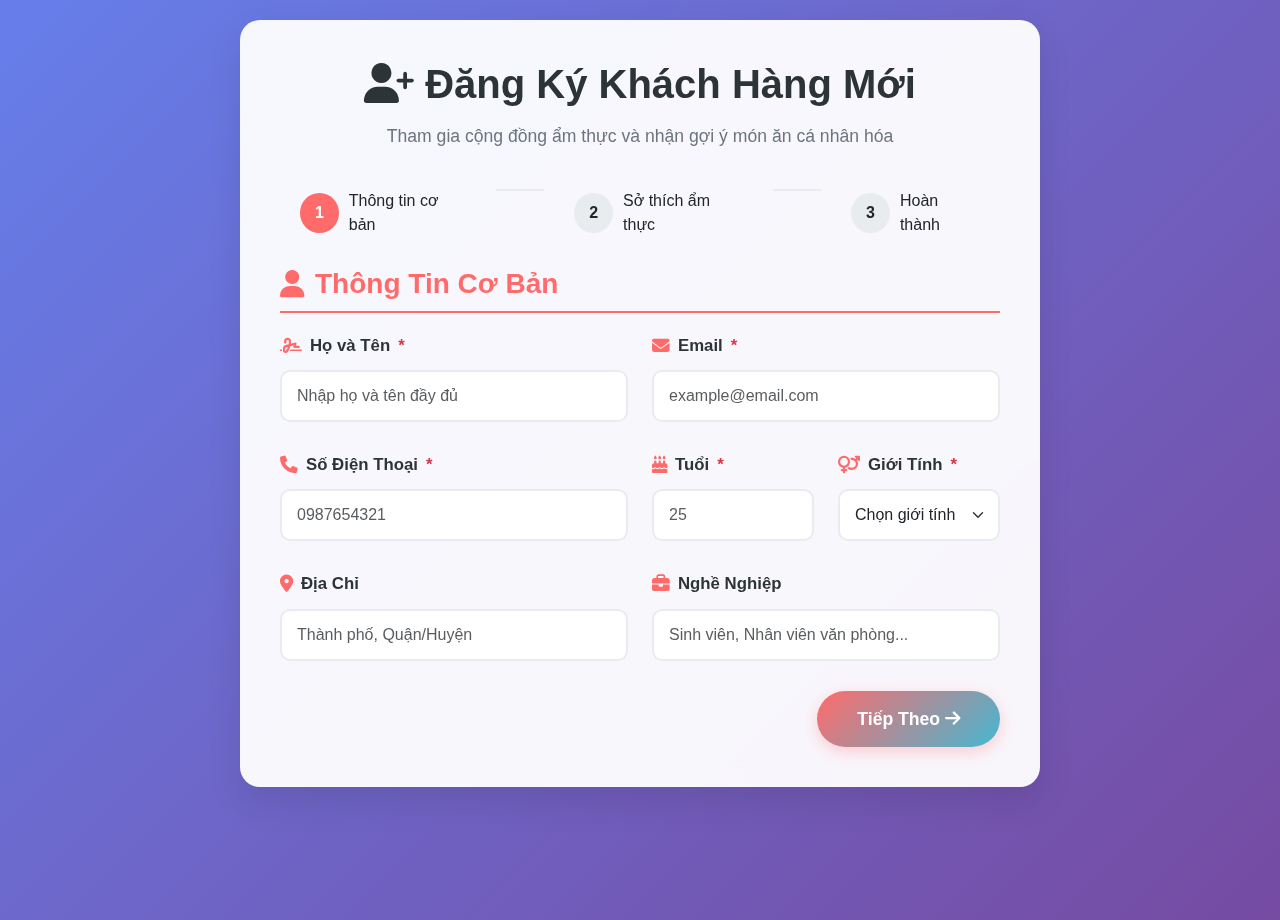
<file: templates/new_customer_form.html>
<!DOCTYPE html>
<html lang="vi">

<head>
    <meta charset="UTF-8">
    <meta name="viewport" content="width=device-width, initial-scale=1.0">
    <title>🆕 Đăng Ký Khách Hàng Mới - Hệ Thống Gợi Ý Món Ăn</title>

    <!-- Bootstrap CSS -->
    <link href="https://cdn.jsdelivr.net/npm/bootstrap@5.3.0/dist/css/bootstrap.min.css" rel="stylesheet">

    <!-- Font Awesome -->
    <link rel="stylesheet" href="https://cdnjs.cloudflare.com/ajax/libs/font-awesome/6.4.0/css/all.min.css">

    <!-- Custom CSS -->
    <style>
        :root {
            --primary-color: #ff6b6b;
            --secondary-color: #4ecdc4;
            --accent-color: #45b7d1;
            --success-color: #96ceb4;
            --warning-color: #ffeaa7;
            --danger-color: #ff7675;
            --dark-color: #2d3436;
            --light-color: #f8f9fa;
        }

        body {
            background: linear-gradient(135deg, #667eea 0%, #764ba2 100%);
            min-height: 100vh;
            font-family: 'Segoe UI', Tahoma, Geneva, Verdana, sans-serif;
        }

        .registration-container {
            background: rgba(255, 255, 255, 0.95);
            backdrop-filter: blur(10px);
            border-radius: 20px;
            box-shadow: 0 15px 35px rgba(0, 0, 0, 0.1);
            padding: 40px;
            margin: 20px auto;
            max-width: 800px;
        }

        .header-section {
            text-align: center;
            margin-bottom: 40px;
        }

        .header-section h1 {
            color: var(--dark-color);
            font-weight: bold;
            margin-bottom: 15px;
        }

        .header-section .subtitle {
            color: #6c757d;
            font-size: 1.1rem;
        }

        .section-title {
            color: var(--primary-color);
            font-weight: bold;
            margin: 30px 0 20px 0;
            padding-bottom: 10px;
            border-bottom: 2px solid var(--primary-color);
            display: flex;
            align-items: center;
            gap: 10px;
        }

        .form-group {
            margin-bottom: 30px;
            animation: fadeInUp 0.6s ease-out;
        }

        .form-label {
            font-weight: 600;
            color: var(--dark-color);
            margin-bottom: 12px;
            display: flex;
            align-items: center;
            gap: 8px;
            font-size: 1.05rem;
        }

        .form-label i {
            color: var(--primary-color);
            font-size: 1.1rem;
        }

        .form-control,
        .form-select {
            border: 2px solid #e9ecef;
            border-radius: 10px;
            padding: 12px 15px;
            transition: all 0.3s ease;
            font-size: 1rem;
        }

        .form-control:focus,
        .form-select:focus {
            border-color: var(--primary-color);
            box-shadow: 0 0 0 0.2rem rgba(255, 107, 107, 0.25);
        }

        .form-check-input:checked {
            background-color: var(--primary-color);
            border-color: var(--primary-color);
        }

        .checkbox-group {
            display: grid;
            grid-template-columns: repeat(auto-fit, minmax(250px, 1fr));
            gap: 15px;
            margin-top: 10px;
        }

        .checkbox-item {
            background: #f8f9fa;
            border: 2px solid #e9ecef;
            border-radius: 12px;
            padding: 16px;
            transition: all 0.3s ease;
            cursor: pointer;
            position: relative;
            overflow: hidden;
        }

        .checkbox-item:hover {
            border-color: var(--primary-color);
            background: rgba(255, 107, 107, 0.05);
            transform: translateY(-2px);
            box-shadow: 0 4px 12px rgba(0, 0, 0, 0.1);
        }

        /* Pulse effect for active checkboxes */
        .checkbox-item.checked {
            animation: pulse 0.3s ease-in-out;
        }

        @keyframes pulse {
            0% {
                transform: scale(1);
            }

            50% {
                transform: scale(1.02);
            }

            100% {
                transform: scale(1);
            }
        }

        .checkbox-item.checked {
            border-color: var(--primary-color);
            background: rgba(255, 107, 107, 0.1);
            box-shadow: 0 4px 15px rgba(255, 107, 107, 0.2);
        }

        .checkbox-item .form-check-input {
            margin-right: 12px;
            transform: scale(1.2);
        }

        .checkbox-item label {
            margin: 0;
            cursor: pointer;
            font-weight: 500;
            font-size: 0.95rem;
            line-height: 1.4;
            display: flex;
            align-items: center;
        }

        .btn-register {
            background: linear-gradient(135deg, var(--primary-color) 0%, var(--accent-color) 100%);
            border: none;
            border-radius: 50px;
            padding: 15px 40px;
            font-size: 1.1rem;
            font-weight: bold;
            color: white;
            transition: all 0.3s ease;
            box-shadow: 0 5px 15px rgba(255, 107, 107, 0.3);
        }

        .btn-register:hover {
            transform: translateY(-2px);
            box-shadow: 0 8px 25px rgba(255, 107, 107, 0.4);
            color: white;
        }

        .btn-register:disabled {
            opacity: 0.7;
            cursor: not-allowed;
            transform: none;
        }

        .btn-outline-secondary {
            border-radius: 50px;
            padding: 12px 30px;
            font-weight: 600;
            transition: all 0.3s ease;
        }

        .btn-outline-secondary:hover {
            transform: translateY(-1px);
            box-shadow: 0 4px 12px rgba(0, 0, 0, 0.15);
        }

        .error-message {
            color: var(--danger-color);
            font-size: 0.9rem;
            margin-top: 5px;
            display: none;
            align-items: center;
            gap: 5px;
            animation: slideDown 0.3s ease-out;
        }

        .success-message {
            color: var(--success-color);
            font-size: 0.9rem;
            margin-top: 5px;
            display: none;
            align-items: center;
            gap: 5px;
            animation: slideDown 0.3s ease-out;
        }

        .is-invalid {
            border-color: var(--danger-color) !important;
            box-shadow: 0 0 0 0.2rem rgba(255, 118, 117, 0.25) !important;
        }

        .is-valid {
            border-color: var(--success-color) !important;
            box-shadow: 0 0 0 0.2rem rgba(150, 206, 180, 0.25) !important;
        }

        @keyframes slideDown {
            from {
                opacity: 0;
                transform: translateY(-10px);
            }

            to {
                opacity: 1;
                transform: translateY(0);
            }
        }

        .loading-spinner {
            display: none;
            text-align: center;
            margin: 20px 0;
        }

        .loading-spinner .spinner-border {
            width: 3rem;
            height: 3rem;
        }

        .loading-spinner p {
            color: var(--primary-color);
            font-weight: 600;
        }

        .progress-steps {
            display: flex;
            justify-content: center;
            margin-bottom: 30px;
        }

        .step {
            display: flex;
            align-items: center;
            gap: 10px;
            padding: 0 20px;
        }

        .step-number {
            width: 40px;
            height: 40px;
            border-radius: 50%;
            background: #e9ecef;
            display: flex;
            align-items: center;
            justify-content: center;
            font-weight: bold;
            transition: all 0.3s ease;
        }

        .step.active .step-number {
            background: var(--primary-color);
            color: white;
        }

        .step.completed .step-number {
            background: var(--success-color);
            color: white;
        }

        .step-line {
            width: 50px;
            height: 2px;
            background: #e9ecef;
            margin: 0 10px;
        }

        .tooltip-info {
            cursor: help;
            color: var(--accent-color);
        }

        @media (max-width: 768px) {
            .registration-container {
                margin: 10px;
                padding: 25px 20px;
                border-radius: 15px;
            }

            .checkbox-group {
                grid-template-columns: 1fr;
                gap: 12px;
            }

            .checkbox-item {
                padding: 14px;
                font-size: 0.9rem;
            }

            .progress-steps {
                flex-direction: column;
                gap: 15px;
                align-items: center;
            }

            .step {
                padding: 0;
            }

            .step-line {
                display: none;
            }

            .section-title {
                font-size: 1.3rem;
                margin: 20px 0 15px 0;
            }

            .form-label {
                font-size: 1rem;
            }

            .btn-register {
                width: 100%;
                margin-top: 10px;
            }
        }

        @media (max-width: 576px) {
            .registration-container {
                margin: 5px;
                padding: 20px 15px;
            }

            .header-section h1 {
                font-size: 1.5rem;
            }

            .section-title {
                font-size: 1.2rem;
            }

            .checkbox-item {
                padding: 12px;
            }

            .checkbox-item label {
                font-size: 0.8rem;
            }
        }

        @media (max-width: 480px) {
            .header-section h1 {
                font-size: 1.8rem;
            }

            .header-section .subtitle {
                font-size: 1rem;
            }

            .checkbox-item label {
                font-size: 0.85rem;
            }

            .alert {
                font-size: 0.8rem;
            }
        }

        /* Animation classes */
        .fade-in {
            animation: fadeIn 0.6s ease-in-out;
        }

        @keyframes fadeIn {
            from {
                opacity: 0;
                transform: translateY(30px);
            }

            to {
                opacity: 1;
                transform: translateY(0);
            }
        }

        @keyframes fadeInUp {
            from {
                opacity: 0;
                transform: translateY(20px);
            }

            to {
                opacity: 1;
                transform: translateY(0);
            }
        }

        .shake {
            animation: shake 0.6s ease-in-out;
        }

        @keyframes shake {

            0%,
            100% {
                transform: translateX(0);
            }

            25% {
                transform: translateX(-8px);
            }

            75% {
                transform: translateX(8px);
            }
        }

        /* Custom alert styles */
        .alert {
            border-radius: 12px !important;
            border: none !important;
            font-weight: 500;
            box-shadow: 0 2px 10px rgba(0, 0, 0, 0.08);
        }

        .alert-info {
            background: linear-gradient(135deg, #e3f2fd 0%, #bbdefb 100%);
            color: #0d47a1;
            border-left: 4px solid #2196f3 !important;
        }

        .alert-success {
            background: linear-gradient(135deg, #e8f5e8 0%, #c8e6c9 100%);
            color: #1b5e20;
            border-left: 4px solid #4caf50 !important;
        }

        .alert-danger {
            background: linear-gradient(135deg, #ffebee 0%, #ffcdd2 100%);
            color: #b71c1c;
            border-left: 4px solid #f44336 !important;
        }

        /* Form validation states */
        .form-step {
            animation: fadeInUp 0.5s ease-out;
        }

        .form-step:not(.active) {
            display: none;
        }
    </style>
</head>

<body>
    <div class="container-fluid">
        <div class="registration-container fade-in">
            <!-- Header -->
            <div class="header-section">
                <h1><i class="fas fa-user-plus"></i> Đăng Ký Khách Hàng Mới</h1>
                <p class="subtitle">Tham gia cộng đồng ẩm thực và nhận gợi ý món ăn cá nhân hóa</p>
            </div>

            <!-- Progress Steps -->
            <div class="progress-steps">
                <div class="step active" id="step-1">
                    <div class="step-number">1</div>
                    <span>Thông tin cơ bản</span>
                </div>
                <div class="step-line"></div>
                <div class="step" id="step-2">
                    <div class="step-number">2</div>
                    <span>Sở thích ẩm thực</span>
                </div>
                <div class="step-line"></div>
                <div class="step" id="step-3">
                    <div class="step-number">3</div>
                    <span>Hoàn thành</span>
                </div>
            </div>

            <!-- Registration Form -->
            <form id="registrationForm">
                <!-- Step 1: Basic Information -->
                <div class="form-step active" id="form-step-1">
                    <h3 class="section-title">
                        <i class="fas fa-user"></i>
                        Thông Tin Cơ Bản
                    </h3>

                    <div class="row">
                        <div class="col-md-6">
                            <div class="form-group">
                                <label for="fullName" class="form-label">
                                    <i class="fas fa-signature"></i>
                                    Họ và Tên <span class="text-danger">*</span>
                                </label>
                                <input type="text" class="form-control" id="fullName" name="full_name"
                                    placeholder="Nhập họ và tên đầy đủ" required>
                                <div class="error-message" id="fullName-error"></div>
                            </div>
                        </div>
                        <div class="col-md-6">
                            <div class="form-group">
                                <label for="email" class="form-label">
                                    <i class="fas fa-envelope"></i>
                                    Email <span class="text-danger">*</span>
                                </label>
                                <input type="email" class="form-control" id="email" name="email"
                                    placeholder="example@email.com" required>
                                <div class="error-message" id="email-error"></div>
                                <div class="success-message" id="email-success"></div>
                            </div>
                        </div>
                    </div>

                    <div class="row">
                        <div class="col-md-6">
                            <div class="form-group">
                                <label for="phone" class="form-label">
                                    <i class="fas fa-phone"></i>
                                    Số Điện Thoại <span class="text-danger">*</span>
                                </label>
                                <input type="tel" class="form-control" id="phone" name="phone" placeholder="0987654321"
                                    required>
                                <div class="error-message" id="phone-error"></div>
                            </div>
                        </div>
                        <div class="col-md-3">
                            <div class="form-group">
                                <label for="age" class="form-label">
                                    <i class="fas fa-birthday-cake"></i>
                                    Tuổi <span class="text-danger">*</span>
                                </label>
                                <input type="number" class="form-control" id="age" name="age" min="13" max="120"
                                    placeholder="25" required>
                                <div class="error-message" id="age-error"></div>
                            </div>
                        </div>
                        <div class="col-md-3">
                            <div class="form-group">
                                <label for="gender" class="form-label">
                                    <i class="fas fa-venus-mars"></i>
                                    Giới Tính <span class="text-danger">*</span>
                                </label>
                                <select class="form-select" id="gender" name="gender" required>
                                    <option value="">Chọn giới tính</option>
                                    <option value="male">Nam</option>
                                    <option value="female">Nữ</option>
                                    <option value="other">Khác</option>
                                </select>
                                <div class="error-message" id="gender-error"></div>
                            </div>
                        </div>
                    </div>

                    <div class="row">
                        <div class="col-md-6">
                            <div class="form-group">
                                <label for="location" class="form-label">
                                    <i class="fas fa-map-marker-alt"></i>
                                    Địa Chỉ
                                </label>
                                <input type="text" class="form-control" id="location" name="location"
                                    placeholder="Thành phố, Quận/Huyện">
                            </div>
                        </div>
                        <div class="col-md-6">
                            <div class="form-group">
                                <label for="occupation" class="form-label">
                                    <i class="fas fa-briefcase"></i>
                                    Nghề Nghiệp
                                </label>
                                <input type="text" class="form-control" id="occupation" name="occupation"
                                    placeholder="Sinh viên, Nhân viên văn phòng...">
                            </div>
                        </div>
                    </div>

                    <div class="text-end">
                        <button type="button" class="btn btn-register" onclick="nextStep(2)">
                            Tiếp Theo <i class="fas fa-arrow-right"></i>
                        </button>
                    </div>
                </div>

                <!-- Step 2: Preferences -->
                <div class="form-step" id="form-step-2" style="display: none;">
                    <h3 class="section-title">
                        <i class="fas fa-utensils"></i>
                        Sở Thích Ẩm Thực
                    </h3>

                    <!-- Health Goals -->
                    <div class="form-group">
                        <label class="form-label">
                            <i class="fas fa-heartbeat"></i>
                            Mục Tiêu Sức Khỏe
                            <i class="fas fa-info-circle tooltip-info" title="Chọn mục tiêu để nhận gợi ý phù hợp"></i>
                        </label>
                        <div class="checkbox-group">
                            <div class="checkbox-item">
                                <input class="form-check-input" type="checkbox" value="weight_loss"
                                    id="goal_weight_loss" name="health_goals">
                                <label for="goal_weight_loss">🏃‍♀️ Giảm cân</label>
                            </div>
                            <div class="checkbox-item">
                                <input class="form-check-input" type="checkbox" value="muscle_gain"
                                    id="goal_muscle_gain" name="health_goals">
                                <label for="goal_muscle_gain">💪 Tăng cơ</label>
                            </div>
                            <div class="checkbox-item">
                                <input class="form-check-input" type="checkbox" value="healthy_eating" id="goal_healthy"
                                    name="health_goals">
                                <label for="goal_healthy">🥗 Ăn uống lành mạnh</label>
                            </div>
                            <div class="checkbox-item">
                                <input class="form-check-input" type="checkbox" value="maintain_weight"
                                    id="goal_maintain" name="health_goals">
                                <label for="goal_maintain">⚖️ Duy trì cân nặng</label>
                            </div>
                        </div>
                    </div>



                    <!-- Preferred Cuisines (Auto-selected Vietnamese) -->
                    <div class="form-group">
                        <label class="form-label">
                            <i class="fas fa-globe-asia"></i>
                            Món Ăn Yêu Thích
                        </label>
                        <!-- Auto-selected Vietnamese cuisine -->
                        <input type="hidden" name="preferred_cuisines" value="vietnamese">
                        <div class="alert alert-success" style="border-radius: 12px; border-left: 4px solid #28a745;">
                            <i class="fas fa-check-circle"></i>
                            <strong>Đã tự động chọn món ăn Việt Nam 🇻🇳</strong><br>
                            <small>Hệ thống sẽ ưu tiên gợi ý các món ăn truyền thống Việt Nam phù hợp với sở thích của
                                bạn.</small>
                        </div>
                    </div>

                    <!-- Vietnamese Regional Preferences -->
                    <div class="form-group">
                        <label class="form-label">
                            <i class="fas fa-map-marked-alt"></i>
                            Sở Thích Vùng Miền 🇻🇳
                            <i class="fas fa-info-circle tooltip-info"
                                title="Chọn các vùng miền có món ăn bạn yêu thích"></i>
                        </label>
                        <div class="checkbox-group">
                            <div class="checkbox-item">
                                <input class="form-check-input" type="checkbox" value="northern" id="region_north"
                                    name="regional_preferences">
                                <label for="region_north">🏔️ Miền Bắc (Phở, Bún chả, Bánh cuốn)</label>
                            </div>
                            <div class="checkbox-item">
                                <input class="form-check-input" type="checkbox" value="central" id="region_central"
                                    name="regional_preferences">
                                <label for="region_central">🏛️ Miền Trung (Bún bò Huế, Mì Quảng, Cao lầu)</label>
                            </div>
                            <div class="checkbox-item">
                                <input class="form-check-input" type="checkbox" value="southern" id="region_south"
                                    name="regional_preferences">
                                <label for="region_south">🌴 Miền Nam (Bánh xèo, Hủ tiếu, Cơm tấm)</label>
                            </div>
                            <div class="checkbox-item">
                                <input class="form-check-input" type="checkbox" value="all_regions" id="region_all"
                                    name="regional_preferences">
                                <label for="region_all">🇻🇳 Tất cả vùng miền</label>
                            </div>
                        </div>
                    </div>

                    <!-- Meal Times -->
                    <div class="form-group">
                        <label class="form-label">
                            <i class="fas fa-clock"></i>
                            Bữa Ăn Quan Tâm
                        </label>
                        <div class="checkbox-group">
                            <div class="checkbox-item">
                                <input class="form-check-input" type="checkbox" value="breakfast" id="meal_breakfast"
                                    name="preferred_meal_times">
                                <label for="meal_breakfast">🌅 Sáng</label>
                            </div>
                            <div class="checkbox-item">
                                <input class="form-check-input" type="checkbox" value="lunch" id="meal_lunch"
                                    name="preferred_meal_times">
                                <label for="meal_lunch">☀️ Trưa</label>
                            </div>
                            <div class="checkbox-item">
                                <input class="form-check-input" type="checkbox" value="dinner" id="meal_dinner"
                                    name="preferred_meal_times">
                                <label for="meal_dinner">🌙 Tối</label>
                            </div>

                        </div>
                    </div>

                    <!-- Additional Preferences -->
                    <div class="row">
                        <div class="col-md-6">
                            <div class="form-group">
                                <label for="cookingSkill" class="form-label">
                                    <i class="fas fa-chef-hat"></i>
                                    Trình Độ Nấu Ăn
                                </label>
                                <select class="form-select" id="cookingSkill" name="cooking_skill_level">
                                    <option value="beginner">🌱 Mới bắt đầu</option>
                                    <option value="intermediate">👩‍🍳 Trung bình</option>
                                    <option value="advanced">👨‍🍳 Giỏi</option>
                                    <option value="expert">🏆 Chuyên nghiệp</option>
                                </select>
                            </div>
                        </div>
                        <div class="col-md-6">
                            <div class="form-group">
                                <label for="budgetRange" class="form-label">
                                    <i class="fas fa-money-bill-wave"></i>
                                    Ngân Sách
                                </label>
                                <select class="form-select" id="budgetRange" name="budget_range">
                                    <option value="low">💰 Tiết kiệm (< 50k/bữa)</option>
                                    <option value="medium" selected>💰💰 Trung bình (50k-100k/bữa)</option>
                                    <option value="high">💰💰💰 Cao (> 100k/bữa)</option>
                                </select>
                            </div>
                        </div>
                    </div>

                    <div class="d-flex justify-content-between">
                        <button type="button" class="btn btn-outline-secondary" onclick="previousStep(1)">
                            <i class="fas fa-arrow-left"></i> Quay Lại
                        </button>
                        <button type="submit" class="btn btn-register" id="submitBtn">
                            <i class="fas fa-check"></i> Hoàn Thành Đăng Ký
                        </button>
                    </div>
                </div>
            </form>

            <!-- Loading Spinner -->
            <div class="loading-spinner" id="loadingSpinner">
                <div class="spinner-border text-primary" role="status">
                    <span class="visually-hidden">Loading...</span>
                </div>
                <p class="mt-3">Đang xử lý thông tin và tạo gợi ý cá nhân hóa...</p>
            </div>

            <!-- Success Message -->
            <div class="alert alert-success" id="successMessage" style="display: none;">
                <h5><i class="fas fa-check-circle"></i> Đăng ký thành công!</h5>
                <p>Chúc mừng bạn đã trở thành thành viên của hệ thống. Bạn sẽ được chuyển hướng đến trang chào mừng với
                    những gợi ý món ăn đầu tiên.</p>
            </div>

            <!-- Error Message -->
            <div class="alert alert-danger" id="errorMessage" style="display: none;">
                <h5><i class="fas fa-exclamation-circle"></i> Có lỗi xảy ra!</h5>
                <p id="errorText"></p>
            </div>
        </div>
    </div>

    <!-- Bootstrap JS -->
    <script src="https://cdn.jsdelivr.net/npm/bootstrap@5.3.0/dist/js/bootstrap.bundle.min.js"></script>

    <!-- Custom JavaScript -->
    <script>
        // Form validation and submission
        let currentStep = 1;

        // Initialize tooltips
        document.addEventListener('DOMContentLoaded', function () {
            var tooltipTriggerList = [].slice.call(document.querySelectorAll('[title]'));
            var tooltipList = tooltipTriggerList.map(function (tooltipTriggerEl) {
                return new bootstrap.Tooltip(tooltipTriggerEl);
            });

            // Add checkbox click handlers
            setupCheckboxHandlers();

            // Email validation
            setupEmailValidation();
        });

        function setupCheckboxHandlers() {
            const checkboxItems = document.querySelectorAll('.checkbox-item');
            checkboxItems.forEach(item => {
                const checkbox = item.querySelector('input[type="checkbox"]');

                item.addEventListener('click', function (e) {
                    if (e.target.type !== 'checkbox') {
                        checkbox.checked = !checkbox.checked;
                    }
                    updateCheckboxItemStyle(item, checkbox.checked);
                });

                checkbox.addEventListener('change', function () {
                    updateCheckboxItemStyle(item, this.checked);
                });
            });
        }

        function updateCheckboxItemStyle(item, checked) {
            if (checked) {
                item.classList.add('checked');
            } else {
                item.classList.remove('checked');
            }
        }

        function setupEmailValidation() {
            const emailInput = document.getElementById('email');
            let emailTimeout;

            emailInput.addEventListener('input', function () {
                clearTimeout(emailTimeout);
                const email = this.value.trim();

                if (email && isValidEmail(email)) {
                    emailTimeout = setTimeout(() => checkEmailExists(email), 500);
                } else {
                    clearEmailMessages();
                }
            });
        }

        function isValidEmail(email) {
            const emailRegex = /^[^\s@]+@[^\s@]+\.[^\s@]+$/;
            return emailRegex.test(email);
        }

        async function checkEmailExists(email) {
            try {
                const response = await fetch('/api/check-email', {
                    method: 'POST',
                    headers: {
                        'Content-Type': 'application/json',
                    },
                    body: JSON.stringify({ email: email })
                });

                const result = await response.json();

                if (result.exists) {
                    showEmailError('Email này đã được sử dụng');
                } else {
                    showEmailSuccess('Email hợp lệ');
                }
            } catch (error) {
                console.error('Error checking email:', error);
            }
        }

        function showEmailError(message) {
            clearEmailMessages();
            const errorDiv = document.getElementById('email-error');
            errorDiv.innerHTML = `<i class="fas fa-times-circle"></i> ${message}`;
            errorDiv.style.display = 'flex';
        }

        function showEmailSuccess(message) {
            clearEmailMessages();
            const successDiv = document.getElementById('email-success');
            successDiv.innerHTML = `<i class="fas fa-check-circle"></i> ${message}`;
            successDiv.style.display = 'flex';
        }

        function clearEmailMessages() {
            document.getElementById('email-error').style.display = 'none';
            document.getElementById('email-success').style.display = 'none';
        }

        function nextStep(step) {
            if (validateStep(currentStep)) {
                // Hide current step
                document.getElementById(`form-step-${currentStep}`).style.display = 'none';
                document.getElementById(`step-${currentStep}`).classList.remove('active');
                document.getElementById(`step-${currentStep}`).classList.add('completed');

                // Show next step
                currentStep = step;
                document.getElementById(`form-step-${currentStep}`).style.display = 'block';
                document.getElementById(`step-${currentStep}`).classList.add('active');

                // Scroll to top
                document.querySelector('.registration-container').scrollIntoView({ behavior: 'smooth' });
            }
        }

        function previousStep(step) {
            // Hide current step
            document.getElementById(`form-step-${currentStep}`).style.display = 'none';
            document.getElementById(`step-${currentStep}`).classList.remove('active');

            // Show previous step
            currentStep = step;
            document.getElementById(`form-step-${currentStep}`).style.display = 'block';
            document.getElementById(`step-${currentStep}`).classList.remove('completed');
            document.getElementById(`step-${currentStep}`).classList.add('active');

            // Scroll to top
            document.querySelector('.registration-container').scrollIntoView({ behavior: 'smooth' });
        }

        function validateStep(step) {
            clearAllErrors();

            if (step === 1) {
                return validateBasicInfo();
            }
            return true;
        }

        function validateBasicInfo() {
            let isValid = true;

            // Full name validation
            const fullName = document.getElementById('fullName').value.trim();
            if (!fullName) {
                showFieldError('fullName', 'Vui lòng nhập họ và tên');
                isValid = false;
            } else if (fullName.length < 2) {
                showFieldError('fullName', 'Họ tên phải có ít nhất 2 ký tự');
                isValid = false;
            }

            // Email validation
            const email = document.getElementById('email').value.trim();
            if (!email) {
                showFieldError('email', 'Vui lòng nhập email');
                isValid = false;
            } else if (!isValidEmail(email)) {
                showFieldError('email', 'Email không hợp lệ');
                isValid = false;
            }

            // Phone validation
            const phone = document.getElementById('phone').value.trim();
            if (!phone) {
                showFieldError('phone', 'Vui lòng nhập số điện thoại');
                isValid = false;
            } else if (!/^[0-9]{10,11}$/.test(phone)) {
                showFieldError('phone', 'Số điện thoại phải có 10-11 chữ số');
                isValid = false;
            }

            // Age validation
            const age = document.getElementById('age').value;
            if (!age) {
                showFieldError('age', 'Vui lòng nhập tuổi');
                isValid = false;
            } else if (age < 13 || age > 120) {
                showFieldError('age', 'Tuổi phải từ 13-120');
                isValid = false;
            }

            // Gender validation
            const gender = document.getElementById('gender').value;
            if (!gender) {
                showFieldError('gender', 'Vui lòng chọn giới tính');
                isValid = false;
            }

            return isValid;
        }

        function showFieldError(fieldId, message) {
            const errorDiv = document.getElementById(`${fieldId}-error`);
            errorDiv.innerHTML = `<i class="fas fa-exclamation-circle"></i> ${message}`;
            errorDiv.style.display = 'flex';

            const field = document.getElementById(fieldId);
            field.classList.add('is-invalid');
            field.parentElement.classList.add('shake');

            setTimeout(() => {
                field.parentElement.classList.remove('shake');
            }, 500);
        }

        function clearAllErrors() {
            const errorMessages = document.querySelectorAll('.error-message');
            errorMessages.forEach(error => error.style.display = 'none');

            const invalidFields = document.querySelectorAll('.is-invalid');
            invalidFields.forEach(field => field.classList.remove('is-invalid'));
        }

        // Form submission
        document.getElementById('registrationForm').addEventListener('submit', async function (e) {
            e.preventDefault();

            if (!validateStep(currentStep)) {
                return;
            }

            const submitBtn = document.getElementById('submitBtn');
            const loadingSpinner = document.getElementById('loadingSpinner');

            // Show loading
            submitBtn.disabled = true;
            submitBtn.innerHTML = '<i class="fas fa-spinner fa-spin"></i> Đang xử lý...';
            loadingSpinner.style.display = 'block';

            try {
                const formData = collectFormData();

                const response = await fetch('/api/register-customer', {
                    method: 'POST',
                    headers: {
                        'Content-Type': 'application/json',
                    },
                    body: JSON.stringify(formData)
                });

                const result = await response.json();

                if (result.success) {
                    // Show success message
                    document.getElementById('successMessage').style.display = 'block';
                    document.getElementById('registrationForm').style.display = 'none';

                    // Update progress
                    document.getElementById('step-2').classList.remove('active');
                    document.getElementById('step-2').classList.add('completed');
                    document.getElementById('step-3').classList.add('active');
                    document.getElementById('step-3').classList.add('completed');

                    // Redirect after 3 seconds
                    setTimeout(() => {
                        window.location.href = `/customer-welcome/${result.customer_id}`;
                    }, 3000);

                } else {
                    throw new Error(result.error || 'Đăng ký thất bại');
                }

            } catch (error) {
                console.error('Registration error:', error);
                document.getElementById('errorText').textContent = error.message;
                document.getElementById('errorMessage').style.display = 'block';

                // Reset button
                submitBtn.disabled = false;
                submitBtn.innerHTML = '<i class="fas fa-check"></i> Hoàn Thành Đăng Ký';
            } finally {
                loadingSpinner.style.display = 'none';
            }
        });

        function collectFormData() {
            const formData = {};

            // Basic info
            formData.full_name = document.getElementById('fullName').value.trim();
            formData.email = document.getElementById('email').value.trim();
            formData.phone = document.getElementById('phone').value.trim();
            formData.age = parseInt(document.getElementById('age').value);
            formData.gender = document.getElementById('gender').value;
            formData.location = document.getElementById('location').value.trim();
            formData.occupation = document.getElementById('occupation').value.trim();

            // Preferences
            formData.health_goals = getCheckedValues('health_goals');
            formData.preferred_cuisines = ['vietnamese']; // Auto-set to Vietnamese
            formData.regional_preferences = getCheckedValues('regional_preferences');
            formData.preferred_meal_times = getCheckedValues('preferred_meal_times');
            formData.cooking_skill_level = document.getElementById('cookingSkill').value;
            formData.budget_range = document.getElementById('budgetRange').value;

            return formData;
        }

        function getCheckedValues(name) {
            const checkboxes = document.querySelectorAll(`input[name="${name}"]:checked`);
            return Array.from(checkboxes).map(cb => cb.value);
        }
    </script>
</body>

</html>
</file>
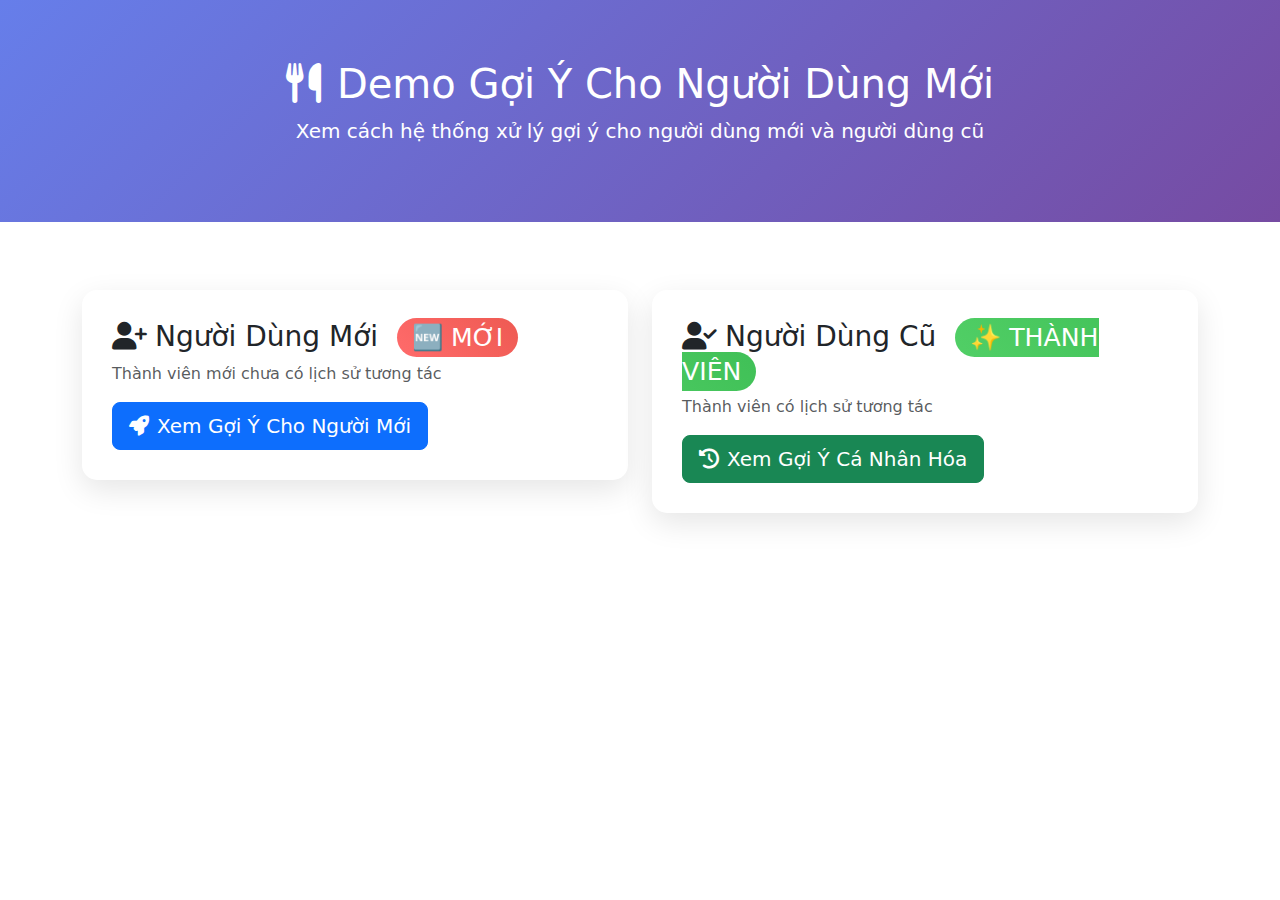
<file: templates/new_user_demo.html>
<!DOCTYPE html>
<html lang="vi">

<head>
    <meta charset="UTF-8">
    <meta name="viewport" content="width=device-width, initial-scale=1.0">
    <title>Demo Gợi Ý Cho Người Dùng Mới</title>
    <link href="https://cdn.jsdelivr.net/npm/bootstrap@5.3.0/dist/css/bootstrap.min.css" rel="stylesheet">
    <link rel="stylesheet" href="https://cdnjs.cloudflare.com/ajax/libs/font-awesome/6.4.0/css/all.min.css">
    <style>
        .hero-section {
            background: linear-gradient(135deg, #667eea 0%, #764ba2 100%);
            color: white;
            padding: 60px 0;
            text-align: center;
        }

        .user-card {
            background: white;
            border-radius: 15px;
            padding: 30px;
            margin: 20px 0;
            box-shadow: 0 10px 30px rgba(0, 0, 0, 0.1);
            transition: transform 0.3s ease;
        }

        .user-card:hover {
            transform: translateY(-5px);
        }

        .new-user-badge {
            background: linear-gradient(45deg, #ff6b6b, #ee5a52);
            color: white;
            padding: 5px 15px;
            border-radius: 20px;
            font-size: 0.9em;
            margin-left: 10px;
        }

        .returning-user-badge {
            background: linear-gradient(45deg, #51cf66, #40c057);
            color: white;
            padding: 5px 15px;
            border-radius: 20px;
            font-size: 0.9em;
            margin-left: 10px;
        }

        .recommendation-card {
            background: white;
            border-radius: 10px;
            padding: 20px;
            margin: 10px 0;
            box-shadow: 0 5px 15px rgba(0, 0, 0, 0.1);
            border-left: 4px solid #667eea;
        }

        .popular-badge {
            background: #ffd93d;
            color: #333;
            padding: 3px 8px;
            border-radius: 10px;
            font-size: 0.8em;
            font-weight: bold;
        }

        .rating-stars {
            color: #ffc107;
        }

        .loading {
            text-align: center;
            padding: 20px;
        }

        .info-section {
            background: #f8f9fa;
            padding: 30px;
            border-radius: 15px;
            margin: 20px 0;
        }
    </style>
</head>

<body>
    <div class="hero-section">
        <div class="container">
            <h1><i class="fas fa-utensils me-3"></i>Demo Gợi Ý Cho Người Dùng Mới</h1>
            <p class="lead">Xem cách hệ thống xử lý gợi ý cho người dùng mới và người dùng cũ</p>
        </div>
    </div>

    <div class="container mt-5">
        <!-- User Selection -->
        <div class="row">
            <div class="col-md-6">
                <div class="user-card">
                    <h3><i class="fas fa-user-plus me-2"></i>Người Dùng Mới
                        <span class="new-user-badge">🆕 MỚI</span>
                    </h3>
                    <p class="text-muted">Thành viên mới chưa có lịch sử tương tác</p>
                    <button class="btn btn-primary btn-lg" onclick="testNewUser()">
                        <i class="fas fa-rocket me-2"></i>Xem Gợi Ý Cho Người Mới
                    </button>
                </div>
            </div>
            <div class="col-md-6">
                <div class="user-card">
                    <h3><i class="fas fa-user-check me-2"></i>Người Dùng Cũ
                        <span class="returning-user-badge">✨ THÀNH VIÊN</span>
                    </h3>
                    <p class="text-muted">Thành viên có lịch sử tương tác</p>
                    <button class="btn btn-success btn-lg" onclick="testReturningUser()">
                        <i class="fas fa-history me-2"></i>Xem Gợi Ý Cá Nhân Hóa
                    </button>
                </div>
            </div>
        </div>

        <!-- Results Section -->
        <div id="resultsSection" class="mt-5" style="display: none;">
            <div class="info-section">
                <h2><i class="fas fa-info-circle me-2"></i>Thông Tin Người Dùng</h2>
                <div id="userInfo"></div>
            </div>

            <div class="info-section">
                <h2><i class="fas fa-list me-2"></i>Gợi Ý Món Ăn</h2>
                <div id="recommendations"></div>
            </div>
        </div>
    </div>

    <script src="https://cdn.jsdelivr.net/npm/bootstrap@5.3.0/dist/js/bootstrap.bundle.min.js"></script>
    <script>
        async function testNewUser() {
            const newUserId = 'NEW_USER_' + Date.now();
            await testUser(newUserId, 'Người Dùng Mới');
        }

        async function testReturningUser() {
            const returningUserId = 'CUS00001'; // Existing user in database
            await testUser(returningUserId, 'Người Dùng Cũ');
        }

        async function testUser(userId, userType) {
            showLoading();

            try {
                // Get user info
                const userInfoResponse = await fetch(`/api/user_info?user_id=${userId}`);
                const userInfo = await userInfoResponse.json();

                // Get recommendations
                const recommendationsResponse = await fetch(`/api/upsell_combos?user_id=${userId}&item_id=1`);
                const recommendations = await recommendationsResponse.json();

                displayResults(userInfo, recommendations, userType);

            } catch (error) {
                console.error('Error:', error);
                document.getElementById('resultsSection').innerHTML = `
                    <div class="alert alert-danger">
                        <h4>Lỗi</h4>
                        <p>Có lỗi xảy ra: ${error.message}</p>
                    </div>
                `;
                document.getElementById('resultsSection').style.display = 'block';
            }
        }

        function showLoading() {
            document.getElementById('resultsSection').innerHTML = `
                <div class="loading">
                    <div class="spinner-border text-primary" role="status">
                        <span class="visually-hidden">Đang tải...</span>
                    </div>
                    <p class="mt-3">Đang phân tích và tạo gợi ý...</p>
                </div>
            `;
            document.getElementById('resultsSection').style.display = 'block';
        }

        function displayResults(userInfo, recommendations, userType) {
            const userInfoHtml = `
                <div class="row">
                    <div class="col-md-6">
                        <h4>${userInfo.welcome_message}</h4>
                        <p><strong>ID:</strong> ${userInfo.user_id}</p>
                        <p><strong>Loại:</strong> ${userInfo.is_new_user ? 'Người dùng mới' : 'Người dùng cũ'}</p>
                        <p><strong>Số lần tương tác:</strong> ${userInfo.interaction_count}</p>
                        ${userInfo.avg_rating > 0 ? `<p><strong>Điểm trung bình:</strong> ${userInfo.avg_rating}/5.0</p>` : ''}
                    </div>
                    <div class="col-md-6">
                        <div class="alert ${userInfo.is_new_user ? 'alert-info' : 'alert-success'}">
                            <h5>${userInfo.is_new_user ? 'Người Dùng Mới' : 'Người Dùng Cũ'}</h5>
                            <p class="mb-0">${userInfo.suggestion_message}</p>
                        </div>
                    </div>
                </div>
            `;

            let recommendationsHtml = '';
            if (recommendations.combo_recommendations && recommendations.combo_recommendations.length > 0) {
                recommendationsHtml = `
                    <div class="alert ${recommendations.is_new_user ? 'alert-warning' : 'alert-primary'}">
                        <h5><i class="fas fa-info-circle me-2"></i>Chiến Lược Gợi Ý</h5>
                        <p>${recommendations.message}</p>
                    </div>
                `;

                recommendations.combo_recommendations.forEach(rec => {
                    recommendationsHtml += `
                        <div class="recommendation-card">
                            <div class="d-flex justify-content-between align-items-start">
                                <div>
                                    <h5>${rec.recipe_name}</h5>
                                    <p class="text-muted mb-2">${rec.recommendation_reason}</p>
                                    <div class="rating-stars">
                                        ${generateStars(rec.predicted_rating)}
                                        <span class="ms-2">${rec.predicted_rating.toFixed(1)}</span>
                                    </div>
                                    <p class="mt-2">
                                        <span class="badge bg-success">${rec.combo_discount} giảm giá</span>
                                        <span class="badge bg-primary ms-2">${rec.combo_price}</span>
                                    </p>
                                </div>
                                <div>
                                    ${rec.is_popular_recommendation ? '<span class="popular-badge">PHỔ BIẾN</span>' : ''}
                                </div>
                            </div>
                        </div>
                    `;
                });
            } else {
                recommendationsHtml = `
                    <div class="alert alert-warning">
                        <h5>Không có gợi ý</h5>
                        <p>Không tìm thấy gợi ý phù hợp cho người dùng này.</p>
                    </div>
                `;
            }

            document.getElementById('userInfo').innerHTML = userInfoHtml;
            document.getElementById('recommendations').innerHTML = recommendationsHtml;
        }

        function generateStars(rating) {
            const fullStars = Math.floor(rating);
            const hasHalfStar = rating % 1 >= 0.5;
            let stars = '';

            for (let i = 0; i < fullStars; i++) {
                stars += '<i class="fas fa-star"></i>';
            }

            if (hasHalfStar) {
                stars += '<i class="fas fa-star-half-alt"></i>';
            }

            const emptyStars = 5 - fullStars - (hasHalfStar ? 1 : 0);
            for (let i = 0; i < emptyStars; i++) {
                stars += '<i class="far fa-star"></i>';
            }

            return stars;
        }
    </script>
</body>

</html>
</file>
